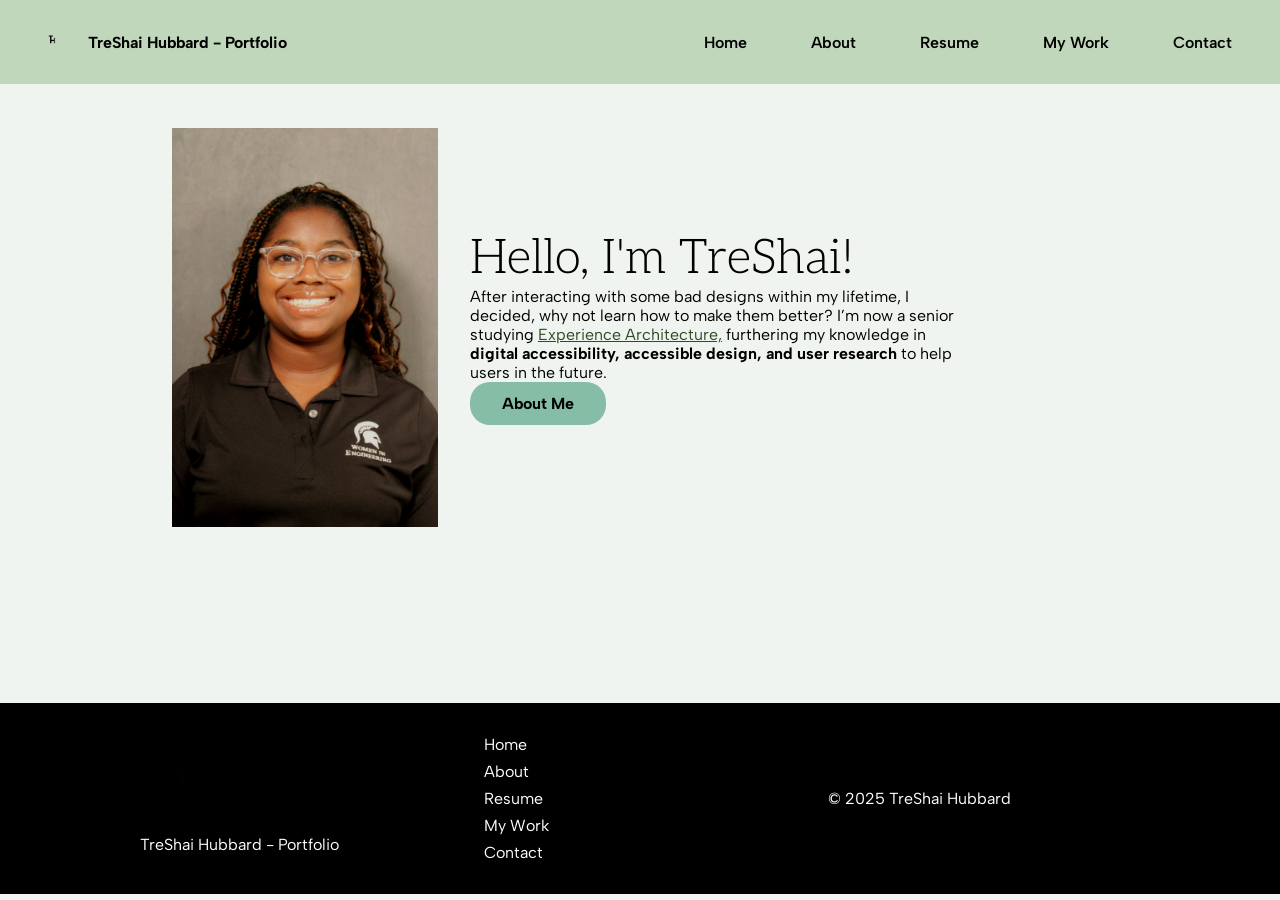
<file: index.html>
<!DOCTYPE html>

<html lang="en">

	<head>
		<title>TreShai Hubbard: UX Student</title>
		<meta charset="utf-8" />
		<meta name="viewport" content="width=device-width, initial-scale=1.0">
		<link rel="stylesheet" href="home.css">
        <link href="https://fonts.googleapis.com/css2?family=Albert+Sans:ital,wght@0,100..900;1,100..900&family=Aleo:ital,wght@0,100..900;1,100..900&display=swap" rel="stylesheet">
        <link rel="apple-touch-icon" sizes="180x180" href="/apple-touch-icon.png">
        <link rel="icon" type="image/png" sizes="32x32" href="/favicon-32x32.png">
        <link rel="icon" type="image/png" sizes="16x16" href="/favicon-16x16.png">
        <link rel="manifest" href="/site.webmanifest">
		</head>

<body class ="body">
    <header>
        <nav class ="nav">
            <div class="logo-section">
                <img src="TH logo.png" alt="TreShai Hubbard Logo" class="logo" />
                <span class="website-name">TreShai Hubbard - Portfolio</span>
            </div>
            <ul class = "nav-ul">
                <li class = "active"><a href="index.html">Home</a></li>
                <li><a href="about.html">About</a></li>
                <li><a href="resume-cv.html">Resume</a></li>
                <li><a href="my-work.html">My Work</a></li>
                <li><a href = contact.html>Contact</a></li>
            </ul>
        </nav>
    </header>
    <section  class = "headshot">
        <div class = "headshot-block">
            <img src = "Treshai.jpg" style="width: 266px; height: 399px; object-fit: cover;" alt="TreShai Headshot">
            <div class = short-info>
                <h2>Hello, I'm TreShai!</h2>
                <p>After interacting with some bad designs within my lifetime, I decided, why not learn how to make them better? I’m now a senior studying <a href="https://xa.cal.msu.edu/" style="color: #2f4b26ff;">Experience Architecture,</a> furthering my knowledge in <strong>digital accessibility, accessible design, and user research</strong> to help users in the future.</p>
                <a href="about.html" class="about-button">About Me</a>
            </div>
        </div>
    </section>
    <footer class="footer">
      <div class="footer-container">
          <div class="footer-left">
              <img src="TH logo.png" alt="TreShai Hubbard Logo" class="footer-logo">
              <p>TreShai Hubbard - Portfolio</p>
          </div>
          <div class="footer-center">
              <ul class="footer-links">
                  <li><a href="index.html">Home</a></li>
                  <li><a href="about.html">About</a></li>
                  <li><a href="resume-cv.html">Resume</a></li>
                  <li><a href="my-work.html">My Work</a></li>
                  <li><a href="contact.html">Contact</a></li>
              </ul>
          </div>
          <div class="footer-right">
              <div class="social-icons">
                  <a href="https://www.linkedin.com/in/treshai-hubbard/" target="_blank"><i class="fab fa-linkedin"></i></a>
              </div>
              <p>© 2025 TreShai Hubbard</p>
          </div>
      </div>
  </footer>
</body>
</file>
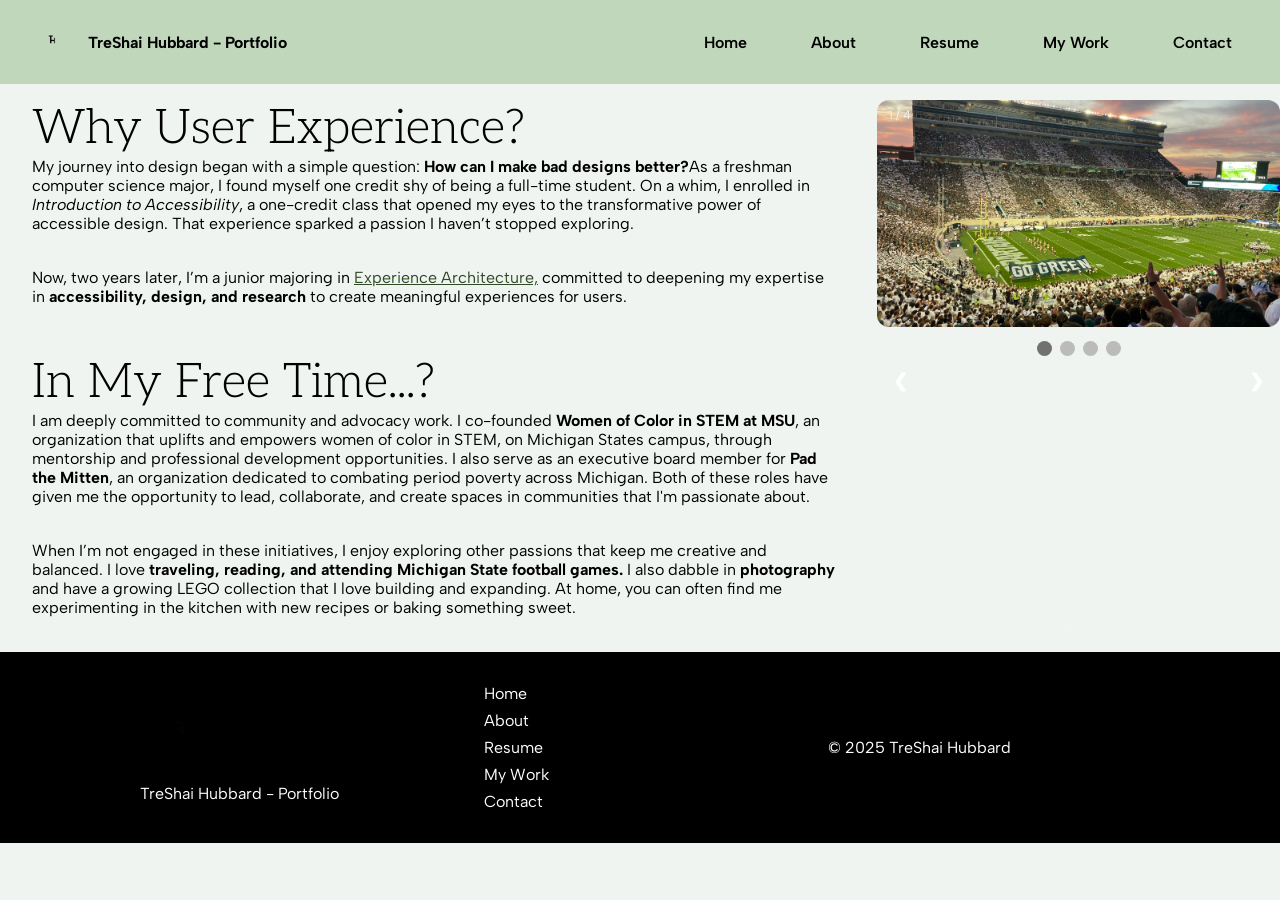
<file: about.html>
<!DOCTYPE html>
<html lang="en">
<head>
  <meta charset="utf-8" />
  <meta name="viewport" content="width=device-width, initial-scale=1.0">
  <title>TreShai Hubbard: UX Student</title>
  <link rel="stylesheet" href="about.css">
  <link href="https://fonts.googleapis.com/css2?family=Albert+Sans:ital,wght@0,100..900;1,100..900&family=Aleo:ital,wght@0,100..900;1,100..900&display=swap" rel="stylesheet">
  <link rel="apple-touch-icon" sizes="180x180" href="/apple-touch-icon.png">
  <link rel="icon" type="image/png" sizes="32x32" href="/favicon-32x32.png">
  <link rel="icon" type="image/png" sizes="16x16" href="/favicon-16x16.png">
  <link rel="manifest" href="/site.webmanifest">
</head>
<body class="body">

<header>
  <nav class="nav">
    <div class="logo-section">
      <img src="TH logo.png" alt="TreShai Hubbard Logo" class="logo" />
      <span class="website-name">TreShai Hubbard - Portfolio</span>
    </div>
    <ul class="nav-ul">
      <li class="activeNav"><a href="index.html">Home</a></li>
      <li><a href="about.html">About</a></li>
      <li><a href="resume-cv.html">Resume</a></li>
      <li><a href="my-work.html">My Work</a></li>
      <li><a href="contact.html">Contact</a></li>
    </ul>
  </nav>
</header>

<!-- MAIN FLEX LAYOUT -->
<div class="about-layout">

  <!-- LEFT COLUMN: Why UX + Free Time -->
  <div class="left-column">

    <section class="why-ux">
      <div class="ux-block">
        <div class="short-info">
          <h2>Why User Experience?</h2>
          <p>My journey into design began with a simple question: 
            <strong>How can I make bad designs better?</strong>As a freshman computer science major, I found myself one credit shy of being a full-time student. On a whim, I enrolled in 
            <em>Introduction to Accessibility</em>, a one-credit class that opened my eyes to the transformative power of accessible design. 
            That experience sparked a passion I haven’t stopped exploring.</p><br>

          <p>Now, two years later, I’m a junior majoring in 
            <a href="https://xa.cal.msu.edu/" style="color: #2f4b26ff;">Experience Architecture,</a> 
            committed to deepening my expertise in <strong>accessibility, design, and research</strong> 
            to create meaningful experiences for users.</p>
        </div>
      </div>
    </section>

    <section class="free-time">
      <div class="free-time-block">
        <div class="short-info">
          <h2>In My Free Time...?</h2>
          <p>I am deeply committed to community and advocacy work. I co-founded 
            <strong>Women of Color in STEM at MSU</strong>, an organization that uplifts and empowers
            women of color in STEM, on Michigan States campus, through mentorship and professional
            development opportunities. I also serve as an executive board member for 
            <strong>Pad the Mitten</strong>, an organization dedicated to combating period poverty 
            across Michigan. Both of these roles have given me the opportunity to lead, collaborate, 
            and create spaces in communities that I'm passionate about.</p><br>

          <p>When I’m not engaged in these initiatives, I enjoy exploring other passions that keep me
            creative and balanced. I love <strong>traveling, reading, and attending Michigan State 
            football games.</strong> I also dabble in <strong>photography</strong> and have a growing 
            LEGO collection that I love building and expanding. At home, you can often find me 
            experimenting in the kitchen with new recipes or baking something sweet.</p><br>
        </div>
      </div>
    </section>

  </div>

  <!-- RIGHT COLUMN: Slideshow -->
  <div class="right-column">

    <div class="slideshow-container">
      <div class="mySlides fade">
        <div class="numbertext">1 / 4</div>
        <img src="img_1.jpg" alt="Style Guide">
        <div class="text">Style Guide</div>
      </div>

      <div class="mySlides fade">
        <div class="numbertext">2 / 4</div>
        <img src="img_2.jpg" alt="Home Page Wireframe">
        <div class="text">Home Page Wireframe</div>
      </div>

      <div class="mySlides fade">
        <div class="numbertext">3 / 4</div>
        <img src="img_3.jpg" alt="Upcoming Trips Page">
        <div class="text">Upcoming Trips Page</div>
      </div>

      <div class="mySlides fade">
        <div class="numbertext">4 / 4</div>
        <img src="img_4.JPG" alt="Upcoming Trips Page cont.">
        <div class="text">Upcoming Trips Page cont.</div>
      </div>

      <a class="prev" onclick="plusSlides(-1)">&#10094;</a>
      <a class="next" onclick="plusSlides(1)">&#10095;</a>

      <div style="text-align:center; margin-top:10px;">
        <span class="dot" onclick="currentSlide(1)"></span>
        <span class="dot" onclick="currentSlide(2)"></span>
        <span class="dot" onclick="currentSlide(3)"></span>
        <span class="dot" onclick="currentSlide(4)"></span>
      </div>
    </div>

    

  </div>

</div>

<script>
let slideIndex = 1;
showSlides(slideIndex);

function plusSlides(n) {
  showSlides(slideIndex += n);
}

function currentSlide(n) {
  showSlides(slideIndex = n);
}

function showSlides(n) {
  let i;
  let slides = document.getElementsByClassName("mySlides");
  let dots = document.getElementsByClassName("dot");
  if (n > slides.length) {slideIndex = 1}
  if (n < 1) {slideIndex = slides.length}
  for (i = 0; i < slides.length; i++) {
    slides[i].style.display = "none";
  }
  for (i = 0; i < dots.length; i++) {
    dots[i].className = dots[i].className.replace(" active", "");
  }
  slides[slideIndex-1].style.display = "block";
  dots[slideIndex-1].className += " active";
}
</script>

<footer class="footer">
  <div class="footer-container">
    <div class="footer-left">
      <img src="TH logo.png" alt="TreShai Hubbard Logo" class="footer-logo">
      <p>TreShai Hubbard - Portfolio</p>
    </div>
    <div class="footer-center">
      <ul class="footer-links">
        <li><a href="index.html">Home</a></li>
        <li><a href="about.html">About</a></li>
        <li><a href="resume-cv.html">Resume</a></li>
        <li><a href="my-work.html">My Work</a></li>
        <li><a href="contact.html">Contact</a></li>
      </ul>
    </div>
    <div class="footer-right">
      <div class="social-icons">
        <a href="https://www.linkedin.com/in/treshai-hubbard/" target="_blank"><i class="fab fa-linkedin"></i></a>
      </div>
      <p>© 2025 TreShai Hubbard</p>
    </div>
  </div>
</footer>

</body>
</html>
</file>
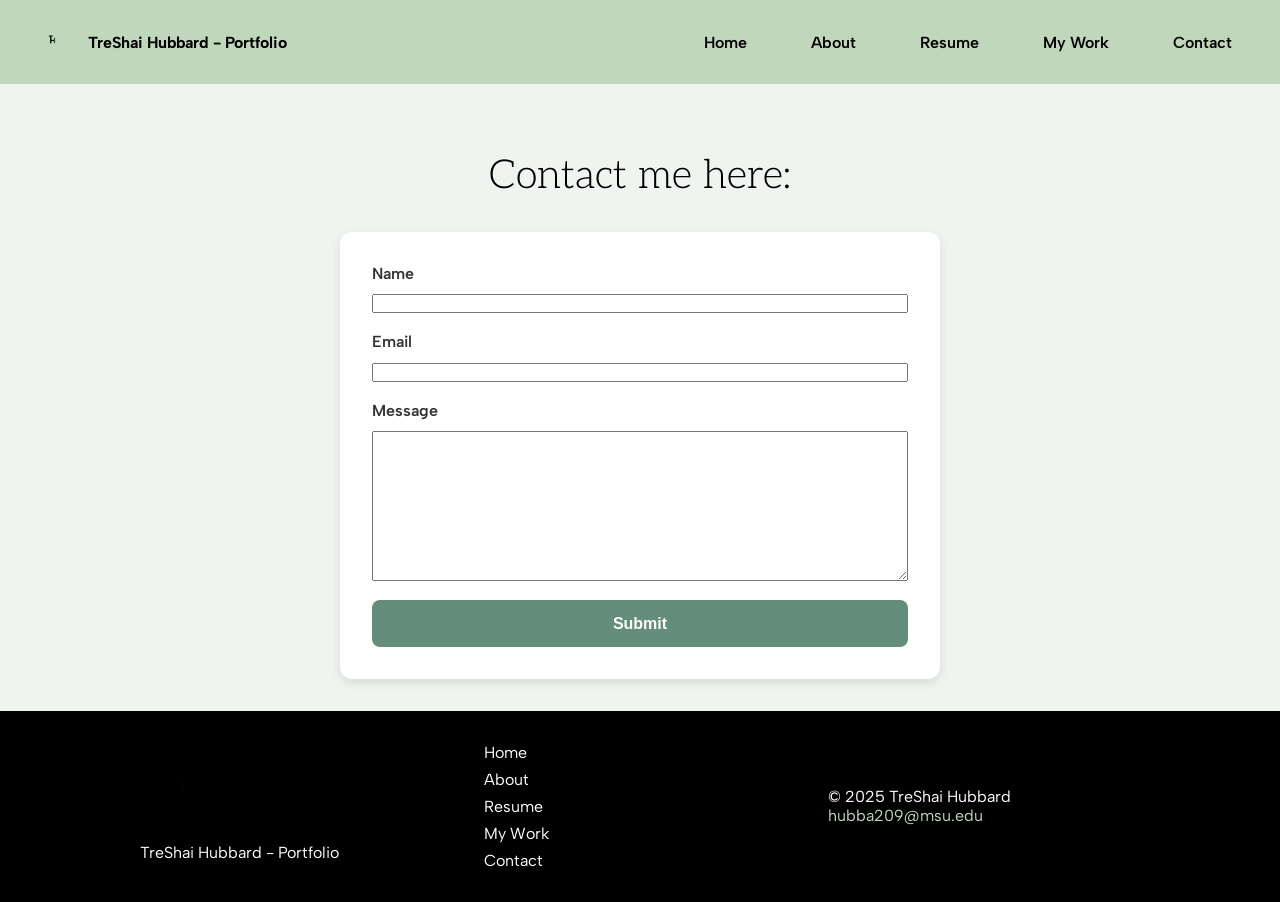
<file: contact.html>
<!DOCTYPE html>
<html>
    <head>
		<title>TreShai Hubbard: UX Student</title>
		<meta charset="utf-8" />
		<meta name="viewport" content="width=device-width, initial-scale=1.0">
		<link rel="stylesheet" href="contact.css">
        <link href="https://fonts.googleapis.com/css2?family=Albert+Sans:ital,wght@0,100..900;1,100..900&family=Aleo:ital,wght@0,100..900;1,100..900&display=swap" rel="stylesheet">
        <link rel="apple-touch-icon" sizes="180x180" href="/apple-touch-icon.png">
        <link rel="icon" type="image/png" sizes="32x32" href="/favicon-32x32.png">
        <link rel="icon" type="image/png" sizes="16x16" href="/favicon-16x16.png">
        <link rel="manifest" href="/site.webmanifest">
		</head>

<body class ="body">
    <header>
        <nav class ="nav">
            <div class="logo-section">
                <img src="TH logo.png" alt="TreShai Hubbard Logo" class="logo" />
                <span class="website-name">TreShai Hubbard - Portfolio</span>
            </div>
            <ul class = "nav-ul">
                <li class = "active"><a href="index.html">Home</a></li>
                <li><a href="about.html">About</a></li>
                <li><a href="resume-cv.html">Resume</a></li>
                <li><a href="my-work.html">My Work</a></li>
                <li><a href = "contact.html">Contact</a></li>
            </ul>
        </nav>
    </header>


<h2 class = "contact">Contact me here:</h2>

<form action="https://api.web3forms.com/submit" method="POST">
    <input type="hidden" name="access_key" value="4472e655-b9b0-4e93-be8d-fa81a7f928e5">
    <label for="name">Name</label>
    <input type="text" name="name" required>
    <label for="email">Email</label>
    <input type="email" name="email" required>
    <label for="message">Message</label>
    <textarea name="message" required></textarea>
    <button type="submit">Submit</button>
  </form>
  <footer class="footer">
    <div class="footer-container">
        <div class="footer-left">
            <img src="TH logo.png" alt="TreShai Hubbard Logo" class="footer-logo">
            <p>TreShai Hubbard - Portfolio</p>
        </div>
        <div class="footer-center">
            <ul class="footer-links">
                <li><a href="index.html">Home</a></li>
                <li><a href="about.html">About</a></li>
                <li><a href="resume-cv.html">Resume</a></li>
                <li><a href="my-work.html">My Work</a></li>
                <li><a href="contact.html">Contact</a></li>
            </ul>
        </div>
        <div class="footer-right">
            <div class="social-icons">
                <a href="https://www.linkedin.com/in/treshai-hubbard/" target="_blank"><i class="fab fa-linkedin"></i></a>
                <a href="mailto:hubba209@msu.edu"><i class="fas fa-envelope"></i></a>
            </div>
            <p>© 2025 TreShai Hubbard</p>
            <p><a href="mailto:hubba209@msu.edu">hubba209@msu.edu</a></p>
        </div>
    </div>
</footer>
</body>
</html>
</file>
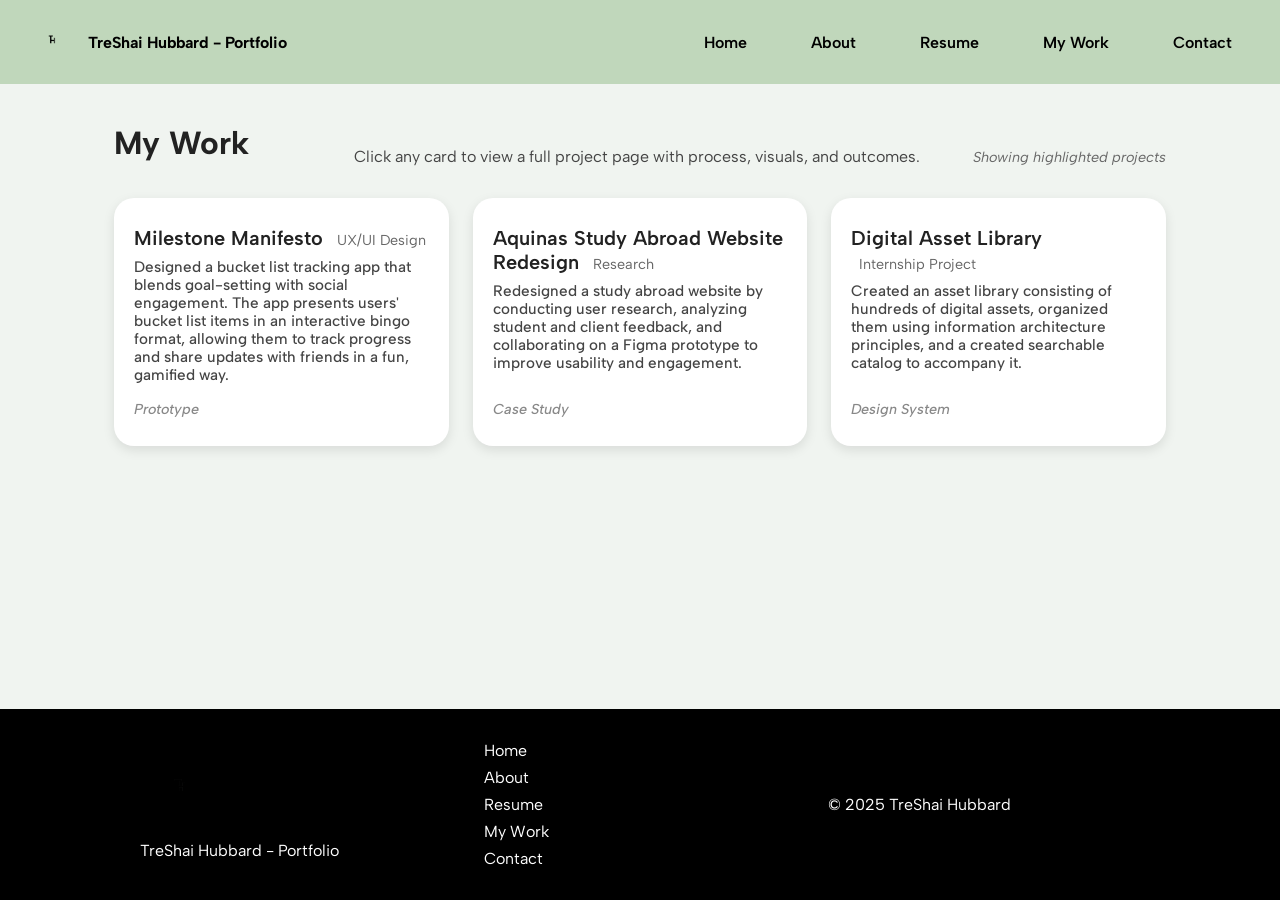
<file: my-work.html>
<!DOCTYPE html>
<html lang="en">

<head>
  <title>TreShai Hubbard: UX Student</title>
  <meta charset="utf-8" />
  <meta name="viewport" content="width=device-width, initial-scale=1.0">
  <link rel="stylesheet" href="work.css"> <!-- fixing this -->
  <link href="https://fonts.googleapis.com/css2?family=Albert+Sans:ital,wght@0,100..900;1,100..900&family=Aleo:ital,wght@0,100..900;1,100..900&display=swap" rel="stylesheet">
  <link rel="apple-touch-icon" sizes="180x180" href="/apple-touch-icon.png">
  <link rel="icon" type="image/png" sizes="32x32" href="/favicon-32x32.png">
  <link rel="icon" type="image/png" sizes="16x16" href="/favicon-16x16.png">
  <link rel="manifest" href="/site.webmanifest">
</head>

<body class="work-page">
  <!-- NAV -->
  <header>
    <nav class ="nav">
      <div class="logo-section">
          <img src="TH logo.png" alt="TreShai Hubbard Logo" class="logo" />
          <span class="website-name">TreShai Hubbard - Portfolio</span>
      </div>
      <ul class = "nav-ul">
          <li class = "active"><a href="index.html">Home</a></li>
          <li><a href="about.html">About</a></li>
          <li><a href="resume-cv.html">Resume</a></li>
          <li><a href="my-work.html">My Work</a></li>
          <li><a href = "contact.html">Contact</a></li>
      </ul>
  </nav>
  </header>

  <!-- MAIN CONTENT -->
  <div class="projects-container">
    <div class="projects-header">
      <h1>My Work</h1><br>
      <br><p>Click any card to view a full project page with process, visuals, and outcomes.</p>
      <p class="small-muted" style="text-align:right">Showing highlighted projects</p>
    </div>

    <main>
      <section class="projects-grid" aria-label="Portfolio projects">
        <!-- Card 1 -->
        <a href="project-1.html" class="project-card" aria-describedby="p1-desc">
          <div>
            <h2 class="project-title">
              Milestone Manifesto
              <span class="project-tag" aria-hidden="true">UX/UI Design</span>
            </h2>
            <p id="p1-desc" class="project-desc">
              Designed a bucket list tracking app that blends goal-setting with social engagement. The app presents users' bucket list items in an interactive bingo format, allowing them to track progress and share updates with friends in a fun, gamified way.
            </p>
          </div>
          <div class="card-thumb" aria-hidden="true">Prototype</div>
        </a>

        <!-- Card 2 -->
        <a href="project-2.html" class="project-card" aria-describedby="p2-desc">
          <div>
            <h2 class="project-title">
              Aquinas Study Abroad Website Redesign
              <span class="project-tag">Research</span>
            </h2>
            <p id="p2-desc" class="project-desc">
              Redesigned a study abroad website by conducting user research, analyzing student and client feedback, and collaborating on a Figma prototype to improve usability and engagement.
            </p>
          </div>
          <div class="card-thumb" aria-hidden="true">Case Study</div>
        </a>
<!-- <a href="projects/project-3.html" class="project-card" aria-describedby="p3-desc">
  <div>
    <h2 class="project-title">
      WOCSTEM Website Design
      <span class="project-tag">UX/UI Design</span>
    </h2>
    <p id="p3-desc" class="project-desc">
      Designed and developed the Women of Color in STEM MSU website, prioritizing user-friendly navigation and a modern visual identity that reflects the organization's mission.
    </p>
  </div>
  <div class="card-thumb" aria-hidden="true">Branding</div>
</a>
      
        <a href="projects/project-4.html" class="project-card" aria-describedby="p4-desc">
          <div>
            <h2 class="project-title">
              Matter Mixer
              <span class="project-tag">UX/UI Design</span>
            </h2>
            <p id="p4-desc" class="project-desc">
              Conducted user research with 4th and 5th grade students to design a states-of-matter science interactive, using student insights to guide content, engagement features, and overall learning effectiveness.
            </p>
          </div>
          <div class="card-thumb" aria-hidden="true">Prototype</div>
        </a>
        
        <a href="projects/project-5.html" class="project-card" aria-describedby="p5-desc">
          <div>
            <h2 class="project-title">
              Digital Accessibility Guidelines
              <span class="project-tag" aria-hidden="true">Internship Project</span>
            </h2>
            <p id="p5-desc" class="project-desc">
                Designed an accessibility guidelines document utilizing existing web content guidelines and best practices.
            </p>
          </div>
          <div class="card-thumb" aria-hidden="true">Report</div>
        </a> -->
        
<!-- <a href="projects/project-6.html" class="project-card" aria-describedby="p6-desc">
          <div>
            <h2 class="project-title">
              Class List App 
              <span class="project-tag">UX/UI Design</span>
            </h2>
            <p id="p6-desc" class="project-desc">
              Designed a student-centered tool that enhances class visibility, streamlines peer communication, and supports academic organization, creating a more connected and efficient learning experience.
            </p>
          </div>
          <div class="card-thumb" aria-hidden="true">Prototype</div>
</a>
        
        <a href="projects/project-7.html" class="project-card" aria-describedby="p7-desc">
          <div>
            <h2 class="project-title">
              Arts MSU Client Project 
              <span class="project-tag">UX/UI Design</span>
            </h2>
            <p id="p7-desc" class="project-desc">
              Conducted user research for Arts MSU to improve the website's usability and ensure it meets the needs of all target audiences, with a focus on enhancing discoverability through clear navigation and intuitive design.
            </p>
          </div>
          <div class="card-thumb" aria-hidden="true">Case Study</div>
</a> -->
      <!-- Card 8 -->
      <a href="project-8.html" class="project-card" aria-describedby="p8-desc">
        <div>
          <h2 class="project-title">
            Digital Asset Library
            <span class="project-tag">Internship Project</span>
          </h2>
          <p id="p8-desc" class="project-desc">
            Created an asset library consisting of hundreds of digital assets, organized them using information architecture principles, and a created searchable catalog to accompany it.
          </p>
        </div>
        <div class="card-thumb" aria-hidden="true">Design System</div>
      </a>
      </section>
    </main>
  </div>

  <!-- FOOTER -->
  <footer class="footer">
    <div class="footer-container">
        <div class="footer-left">
            <img src="TH logo.png" alt="TreShai Hubbard Logo" class="footer-logo">
            <p>TreShai Hubbard - Portfolio</p>
        </div>
        <div class="footer-center">
            <ul class="footer-links">
                <li><a href="index.html">Home</a></li>
                <li><a href="about.html">About</a></li>
                <li><a href="resume-cv.html">Resume</a></li>
                <li><a href="my-work.html">My Work</a></li>
                <li><a href="contact.html">Contact</a></li>
            </ul>
        </div>
        <div class="footer-right">
            <div class="social-icons">
                <a href="https://www.linkedin.com/in/treshai-hubbard/" target="_blank"><i class="fab fa-linkedin"></i></a>
            </div>
            <p>© 2025 TreShai Hubbard</p>

        </div>
    </div>
</footer>
</body>
</html>
</file>
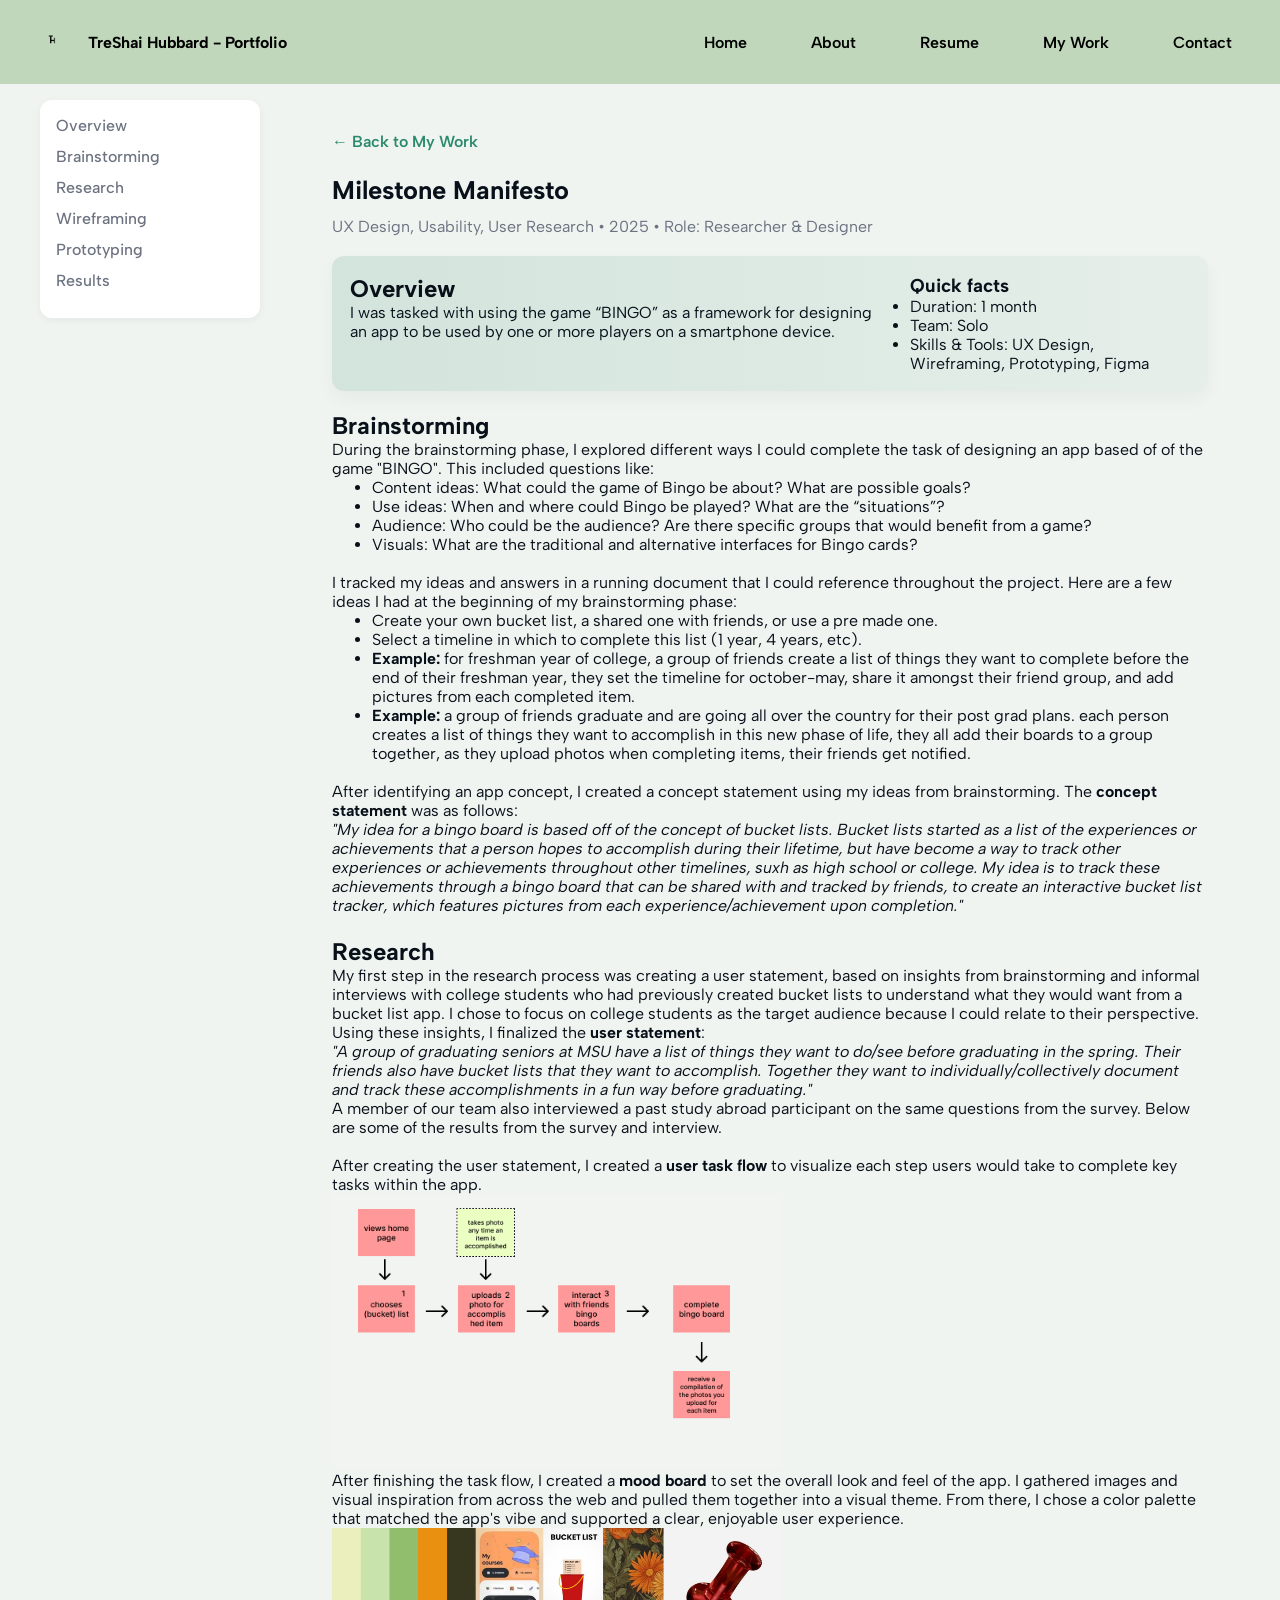
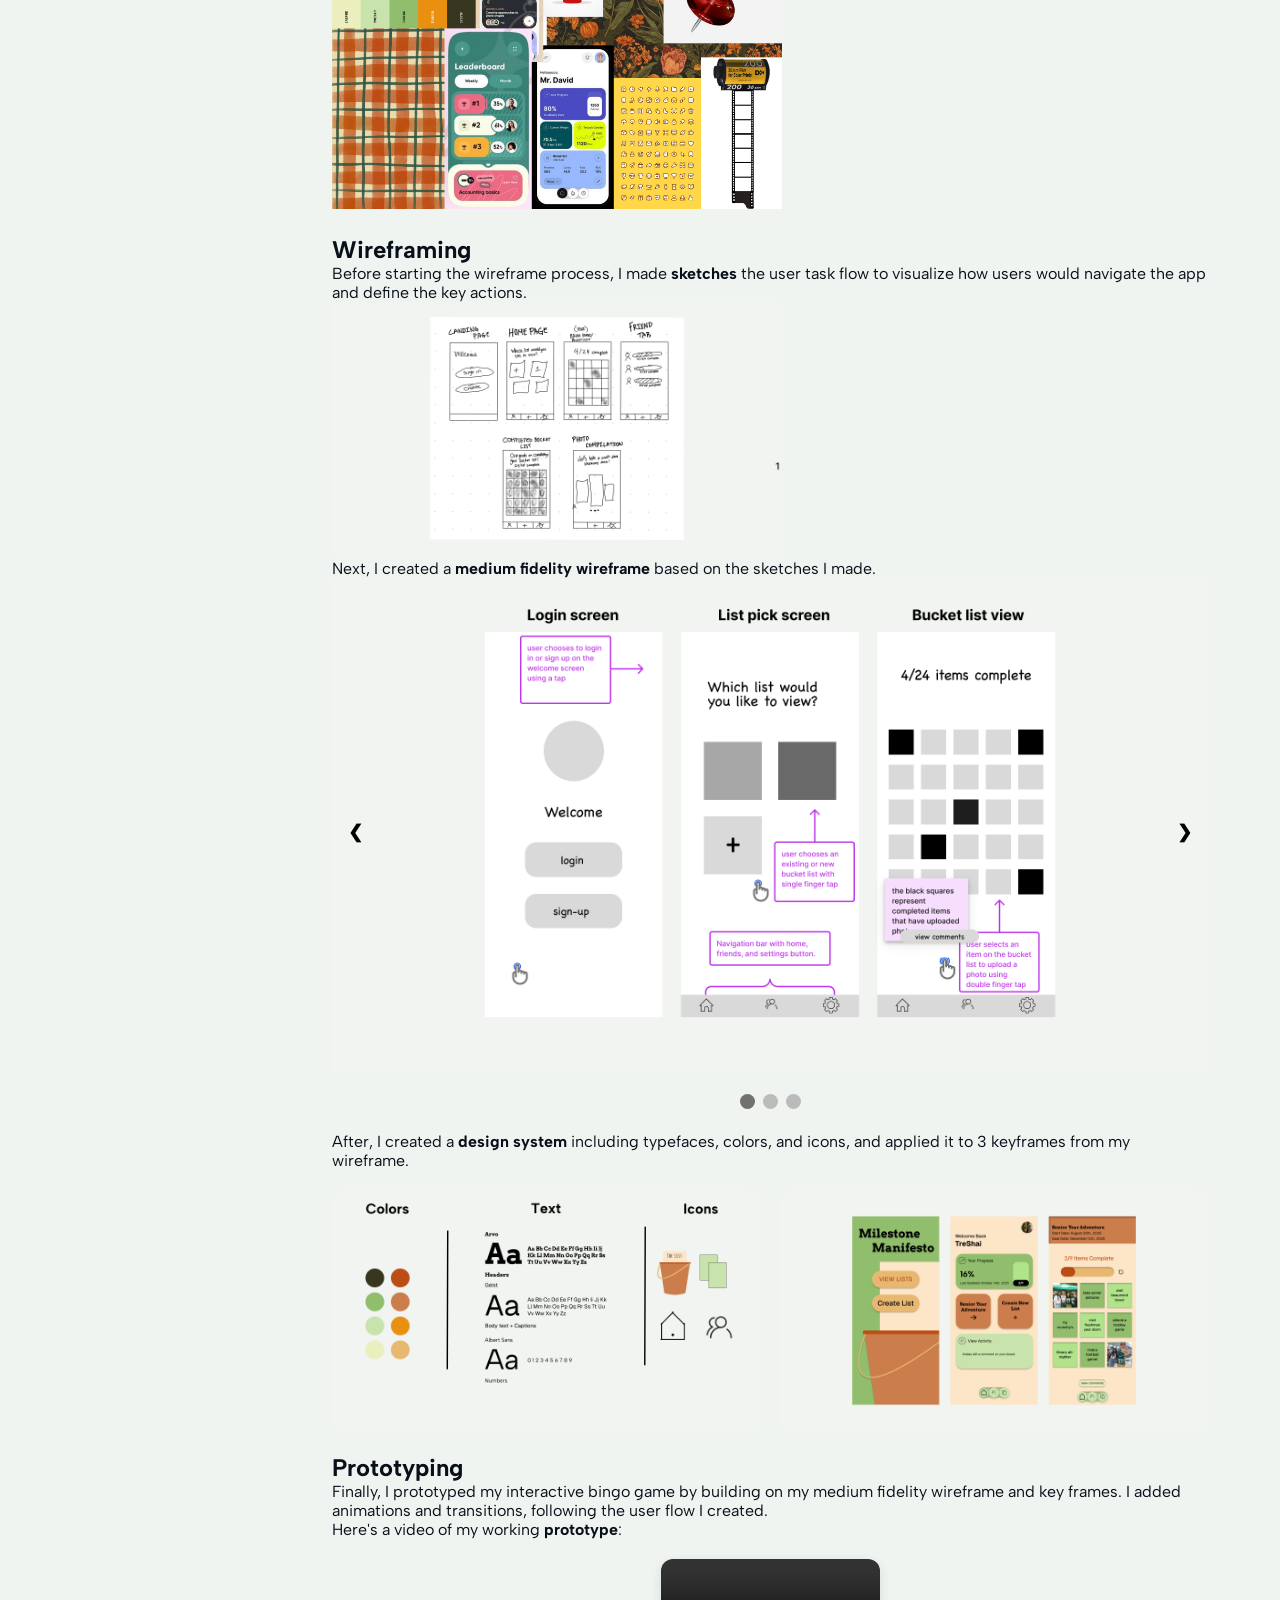
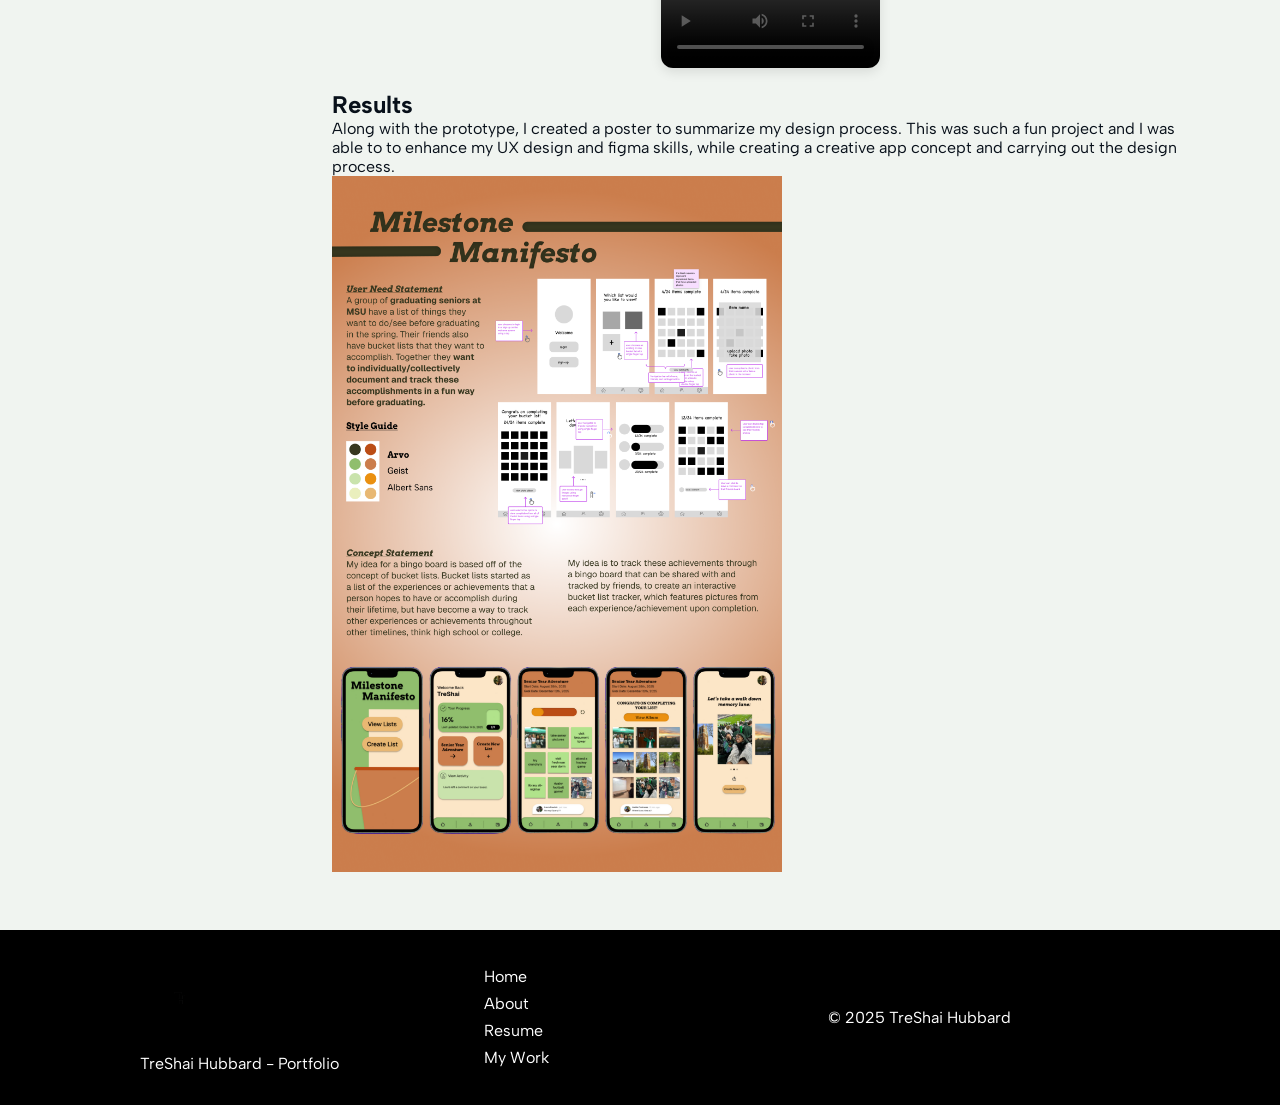
<file: project-1.html>
<!DOCTYPE html>
<html lang="en">

<head>
  <title>TreShai Hubbard: UX Student</title>
  <meta charset="utf-8" />
  <meta name="viewport" content="width=device-width, initial-scale=1.0">
  <link rel="stylesheet" href="work.css">
  <link href="https://fonts.googleapis.com/css2?family=Albert+Sans:ital,wght@0,100..900;1,100..900&family=Aleo:ital,wght@0,100..900;1,100..900&display=swap" rel="stylesheet">
  <link rel="apple-touch-icon" sizes="180x180" href="/apple-touch-icon.png">
  <link rel="icon" type="image/png" sizes="32x32" href="/favicon-32x32.png">
  <link rel="icon" type="image/png" sizes="16x16" href="/favicon-16x16.png">
  <link rel="manifest" href="/site.webmanifest">
</head>

<body class="work-page">
  <!-- NAV -->
  <header>
    <nav class ="nav">
      <div class="logo-section">
          <img src="TH logo.png" alt="TreShai Hubbard Logo" class="logo" />
          <span class="website-name">TreShai Hubbard - Portfolio</span>
      </div>
      <ul class = "nav-ul">
          <li><a href="index.html">Home</a></li>
          <li><a href="about.html">About</a></li>
          <li><a href="resume-cv.html">Resume</a></li>
          <li><a href="my-work.html">My Work</a></li>
          <li><a href = contact.html>Contact</a></li>
      </ul>
  </nav>
  </header>
  <style>
    :root{
      --accent: #2b8a6e;
      --muted:#6b7280;
      --radius:12px;
      font-family: Inter, system-ui, -apple-system, "Segoe UI", Roboto, "Helvetica Neue", Arial;
    }
    body{ margin:0;  background:#fffaf7; color:#08101a; }
    .wrap{ max-width:900px; margin:0 auto; }
    a.back{ display:inline-block; margin-bottom:18px; color:var(--accent); text-decoration:none; font-weight:600; }
    h1{ margin:6px 0 12px 0; font-size:1.6rem; }
    .meta{ color:var(--muted); margin-bottom:20px; }
    .hero{
      background:linear-gradient(90deg, rgba(43,138,110,0.15), rgba(43,138,110,0.05));
      padding:18px;
      border-radius:var(--radius);
      box-shadow: 0 8px 18px rgba(2,6,23,0.04);
      margin-bottom:20px;
    }
    section{ margin-bottom:22px; }
    .grid{
      display:grid;
      grid-template-columns: 1fr 280px;
      gap:18px;
    }
/* === SIDEBAR LAYOUT === */
[id] {
  scroll-margin-top: 120px;
}
.case-study-layout {
  display: flex;
  align-items: flex-start;
  max-width: 1200px;
  margin-left: 40px;
  gap: 40px;
}

/* Sidebar */
.sidebar {
  position: sticky;
  top: 100px;
  flex: 0 0 220px;
  background: #fff;
  padding: 16px;
  border-radius: var(--radius);
  box-shadow: 0 2px 8px rgba(0,0,0,0.05);
  height: max-content;
}

/* Sidebar nav links */
.proj-nav-ul {
  list-style: none;
  margin: 0;
  padding: 0;
}

.proj-nav-ul li {
  margin-bottom: 12px;
}

.proj-nav-ul a {
  color: var(--muted);
  text-decoration: none;
  font-weight: 500;
  transition: color 0.2s ease;
}

.proj-nav-ul a:hover {
  color: var(--accent);
}

ol li{
  margin-left: 40px;
}
.indent{
  margin-left: 40px;
}
/* Main content */
.case-study-content {
  flex: 1;
  max-width: 1000px;
  padding:32px;
}
/* Zoomable image cursor */
.zoomable {
  cursor: pointer;
  transition: transform 0.2s;
  max-width: 450px;
  height: auto;
}
.zoomable:hover {
  transform: scale(1.05);
}

/* Modal styling */
.modal {
  display: none;
  position: fixed;
  z-index: 100;
  padding-top: 60px;
  left: 0;
  top: 0;
  width: 100%;
  height: 100%;
  overflow: auto;
  background-color: rgba(0,0,0,0.9);
  justify-content: center;
  align-items: center;
  z-index: 1000;
  flex-direction: column; /* stack image and caption vertically */
}

.modal-content {
  margin: auto;
  display: block;
  max-width:90%;
  max-height: 90%;
}

#caption {
  text-align: center;
  color: #fff;
  margin-top: 10px;
}

.close {
  position: absolute;
  top: 20px;
  right: 35px;
  color: #fff;
  font-size: 40px;
  font-weight: bold;
  cursor: pointer;
}

.prototype-video {
  width: 25%;       /* makes the video smaller than full screen */
  max-width: 600px; /* prevents it from getting too wide on large screens */
  height: auto;     /* maintains aspect ratio */
  display: block;
  margin: 20px auto; /* centers the video */
  border-radius: 12px; /* optional rounded corners to match your style */
  box-shadow: 0 4px 12px rgba(0,0,0,0.1); /* optional subtle shadow */
}


/* Slideshow container */
.slideshow-container {
  max-width: 1000px;
  position: relative;
  margin: auto;
}
.mySlides {
  display: none;
}

/* Next & previous buttons */
.prev, .next {
  cursor: pointer;
  position: absolute;
  top: 50%;
  width: auto;
  margin-top: -22px;
  padding: 16px;
  color: black;
  font-weight: bold;
  font-size: 18px;
  transition: 0.6s ease;
  border-radius: 0 3px 3px 0;
  user-select: none;
}
/* Position the "next button" to the right */
.next {
  right: 0;
  border-radius: 3px 0 0 3px;
}

/* On hover, add a black background color with a little bit see-through */
.prev:hover, .next:hover {
  background-color: rgba(0,0,0,0.8);
}

/* Caption text */
.text {
  color: #000000;
  font-size: 15px;
  padding: 8px 12px;
  position: absolute;
  bottom: 8px;
  width: 100%;
  text-align: center;
}

/* Number text (1/3 etc) */
.numbertext {
  color: #f2f2f2;
  font-size: 12px;
  padding: 8px 12px;
  position: absolute;
  top: 0;
}
.slideshow-container {
  position: relative;
  z-index: 10;
}

.prev, .next {
  z-index: 20;
}
/* The dots/bullets/indicators */
.dot {
  cursor: pointer;
  height: 15px;
  width: 15px;
  margin: 0 2px;
  background-color: #bbb;
  border-radius: 50%;
  display: inline-block;
  transition: background-color 0.6s ease;
}

.active, .dot:hover {
  background-color: #717171;
}

/* Fading animation */
.fade {
  animation-name: fade;
  animation-duration: 1.0s;
}

.image-grid {
  display: grid;
  grid-template-columns: repeat(auto-fit, minmax(250px, 1fr));
  gap: 20px; /* space between images */
  margin: 20px 0;
}

.image-grid img {
  width: 100%;
  height: auto;
  cursor: pointer; /* indicates zoomable */
  border-radius: 12px; /* optional rounded corners */
  transition: transform 0.2s;
}

.image-grid img:hover {
  transform: scale(1.05); /* subtle zoom on hover */
}


@keyframes fade {
  from {opacity: .4}
  to {opacity: 1}
}
/* Mobile layout */
@media (max-width: 900px) {
  .case-study-layout {
    flex-direction: column;
  }

  .sidebar {
    position: static;
    width: 100%;
    box-shadow: none;
    border: 1px solid #eee;
  }
}

@media (max-width:800px){
      .grid{ grid-template-columns: 1fr; }
    }
  </style>

<div class="case-study-layout">
  <!-- SIDEBAR -->
  <aside class="sidebar">
    <nav class="proj-nav">
      <ul class="proj-nav-ul">
        <li><a href="#overview">Overview</a></li>
        <li><a href="#brainstorming">Brainstorming</a></li>
        <li><a href="#research">Research</a></li>
        <li><a href="#wireframing">Wireframing</a></li>
        <li><a href="#prototyping">Prototyping</a></li>
        <li><a href="#results">Results</a></li>
      </ul>
    </nav>
  </aside>

  <!-- MAIN CONTENT -->
  <main class="case-study-content">
    <a class="back" href="my-work.html" aria-label="Back to my work">← Back to My Work</a>
    <h1>Milestone Manifesto</h1>
    <p class="meta">UX Design, Usability, User Research • 2025 • Role: Researcher &  Designer</p>

    <div class="hero grid" id="overview">
      <div>
        <h2>Overview</h2>
        <p>I was tasked with using the game “BINGO” as a framework for designing an app to be used by one or more players on a smartphone device.</p>
      </div>
      <aside>
        <h3>Quick facts</h3>
        <ul>
          <li>Duration: 1 month</li>
          <li>Team: Solo</li>
          <li>Skills & Tools: UX Design, Wireframing, Prototyping,  
            Figma</li>
        </ul>
      </aside>
    </div>

   
    <section id="brainstorming">
      <h2>Brainstorming</h2>
      <p>During the brainstorming phase, I explored different ways I could complete the task of designing an app based of of the game "BINGO". This included questions like: <ul class="indent">
        <li>Content ideas: What could the game of Bingo be about? What are possible goals?</li>
        <li>Use ideas: When and where could Bingo be played? What are the “situations”? </li>
        <li>Audience: Who could be the audience? Are there specific groups that would benefit from a game?</li>
        <li>Visuals: What are the traditional and alternative interfaces for Bingo cards?</li>
      </ul> </p><br>
    <p>I tracked my ideas and answers in a running document that I could reference throughout the project. Here are a few ideas I had at the beginning of my brainstorming phase: <ul class="indent">
      <li>Create your own bucket list, a shared one with friends, or use a pre made one.</li>
      <li>Select a timeline in which to complete this list (1 year, 4 years, etc).</li>
      <li><strong>Example:</strong> for freshman year of college, a group of friends create a list of things they want
        to complete before the end of their freshman year, they set the timeline for october-may,
        share it amongst their friend group, and add pictures from each completed item. </li>
        <li><strong>Example:</strong> a group of friends graduate and are going all over the country for their post grad plans.
          each person creates a list of things they want to accomplish in this new phase of life, they all add
          their boards to a group together, as they upload photos when completing items, their friends get notified. </li>
    </ul></p><br>
      <p>After identifying an app concept, I created a concept statement using my ideas from brainstorming. The <strong>concept statement</strong>  was as follows: </p><blockquote><em>"My idea for a bingo board is based off of the concept of bucket lists. Bucket lists started as a list of the experiences or achievements that a person hopes to accomplish during their lifetime, but have become a way to track other experiences or achievements throughout other timelines, suxh as high school or college. My idea is to track these achievements through a bingo board that can be shared with and tracked by friends, to create an interactive bucket list tracker, which features pictures from each experience/achievement upon completion."</em></blockquote>
    
    </section>
    <section id="research">
      <h2>Research</h2>
      <p>My first step in the research process was creating a user statement, based on insights from brainstorming and informal interviews with college students who had previously created bucket lists to understand what they would want from a bucket list app. I chose to focus on college students as the target audience because I could relate to their perspective. Using these insights, I finalized the <strong>user statement</strong>:</p><blockquote><em>"A group of graduating seniors at MSU have a list of things they want to do/see before graduating in the spring. Their friends also have bucket lists that they want to accomplish. Together they want to individually/collectively document and track these accomplishments in a fun way before graduating."</em></blockquote>
      <p>A member of our team also interviewed a past study abroad participant on the same questions from the survey. Below are some of the results from the survey and interview.
      </p>
      <br><p>After creating the user statement, I created a <strong>user task flow</strong> to visualize each step users would take to complete key tasks within the app.</p>
      <img src = "MM task flow.png"  alt="User task flow" class="zoomable" onclick="openModal(this.src, this.alt)"><br>
      <p>After finishing the task flow, I created a <strong>mood board</strong> to set the overall look and feel of the app. I gathered images and visual inspiration from across the web and pulled them together into a visual theme. From there, I chose a color palette that matched the app's vibe and supported a clear, enjoyable user experience.</p>
      <img src = "MM Mood Board.png"  alt="Mood board" class="zoomable" onclick="openModal(this.src, this.alt)"><br>

      <!-- Modal -->
<div id="modal" class="modal" onclick="closeModal()">
  <span class="close">&times;</span>
  <img class="modal-content" id="modal-img">
  <div id="caption"></div>
</div>
    </section>
    <section id="wireframing">
      <h2>Wireframing</h2>
      <p>Before starting the wireframe process, I made <strong>sketches</strong> the user task flow to visualize how users would navigate the app and define the key actions.</p>
      <img src = "MM sketches.png"  alt="Sketches" class="zoomable" onclick="openModal(this.src, this.alt)"><br>
      <p>Next, I created a <strong>medium fidelity wireframe</strong> based on the sketches I made.</p>
      
      <div class="slideshow-container">
 
        <!-- Full-width images with number and caption text -->
        <div class="mySlides fade">
          <div class="numbertext">1 / 3</div>
          <img src="Wireframe 1.png" style="width:100%">
        </div>
        <div class="mySlides fade">
          <div class="numbertext">2 / 3</div>
          <img src="Wireframe 2.png" style="width:100%">
        </div>
      
        <div class="mySlides fade">
          <div class="numbertext">3 / 3</div>
          <img src="Wireframe 3.png" style="width:100%">
        </div>
      
        <!-- Next and previous buttons -->
        <a class="prev" onclick="plusSlides(-1)">&#10094;</a>
        <a class="next" onclick="plusSlides(1)">&#10095;</a>
      </div>
      <br>
      
      <!-- The dots/circles -->
      <div style="text-align:center">
        <span class="dot" onclick="currentSlide(1)"></span>
        <span class="dot" onclick="currentSlide(2)"></span>
        <span class="dot" onclick="currentSlide(3)"></span>

      </div><br>
      <script>let slideIndex = 1;
        showSlides(slideIndex);
        
        // Next/previous controls
        function plusSlides(n) {
          showSlides(slideIndex += n);
        }
        
        // Thumbnail image controls
        function currentSlide(n) {
          showSlides(slideIndex = n);
        }
        
        function showSlides(n) {
          let i;
          let slides = document.getElementsByClassName("mySlides");
          let dots = document.getElementsByClassName("dot");
          if (n > slides.length) {slideIndex = 1}
          if (n < 1) {slideIndex = slides.length}
          for (i = 0; i < slides.length; i++) {
            slides[i].style.display = "none";
          }
          for (i = 0; i < dots.length; i++) {
            dots[i].className = dots[i].className.replace(" active", "");
          }
          slides[slideIndex-1].style.display = "block";
          dots[slideIndex-1].className += " active";
        }
        function openModal(src, alt) {
  document.getElementById('modal').style.display = "flex";
  document.getElementById('modal-img').src = src;
  document.getElementById('caption').innerText = alt;
}

function closeModal() {
  document.getElementById('modal').style.display = "none";
}

        </script>
      <p>After, I created a <strong>design system</strong> including typefaces, colors, and icons, and applied it to 3 keyframes from my wireframe.</p>
      <div class="image-grid">
        <img src="Design System.png" alt="Design System" class="zoomable" onclick="openModal(this.src, this.alt)">
        <img src="Key Frames.png" alt="Key Frames" class="zoomable" onclick="openModal(this.src, this.alt)">
      </div>
       <!-- Modal -->

    </section>
    <section id="prototyping">
      <h2>Prototyping</h2>
      <p>Finally, I prototyped my interactive bingo game by building on my medium fidelity wireframe and key frames. I added animations and transitions, following the user flow I created.</p>
      <p>Here's a video of my working <strong>prototype</strong>:</p>
  <video class="prototype-video" controls>
    <source src="MM Prototype video.mp4" type="video/mp4">
    Your browser does not support the video tag.
  </video>
    </section>
    <section id="results">
      <h2>Results</h2>
      <p>Along with the prototype, I created a poster to summarize my design process. This was such a fun project and I was able to to enhance my UX design and figma skills, while creating a creative app concept and carrying out the design process.</p>
      <img src = "Case Study Poster.png"  alt="Milestone Manifesto Poster" class="zoomable" onclick="openModal(this.src, this.alt)"><br>
    </section>
  </main>
</div>

<!-- FOOTER -->
<footer class="footer">
    <div class="footer-container">
      <div class="footer-left">
        <img src="TH logo.png" alt="TreShai Hubbard Logo" class="footer-logo">
        <p>TreShai Hubbard - Portfolio</p>
      </div>

      <div class="footer-center">
        <ul class="footer-links">
          <li><a href="index.html">Home</a></li>
          <li><a href="about.html">About</a></li>
          <li><a href="resume-cv.html">Resume</a></li>
          <li><a href="my-work.html">My Work</a></li>
        </ul>
      </div>

      <div class="footer-right">
        <div class="social-icons">
          <a href="https://www.linkedin.com/in/treshai-hubbard/" target="_blank"><i class="fab fa-linkedin"></i></a>
          <a href="mailto:hubba209@msu.edu"><i class="fas fa-envelope"></i></a>
        </div>
        <p>© 2025 TreShai Hubbard</p>
      </div>
    </div>
  </footer>
</body>
</html>
</file>
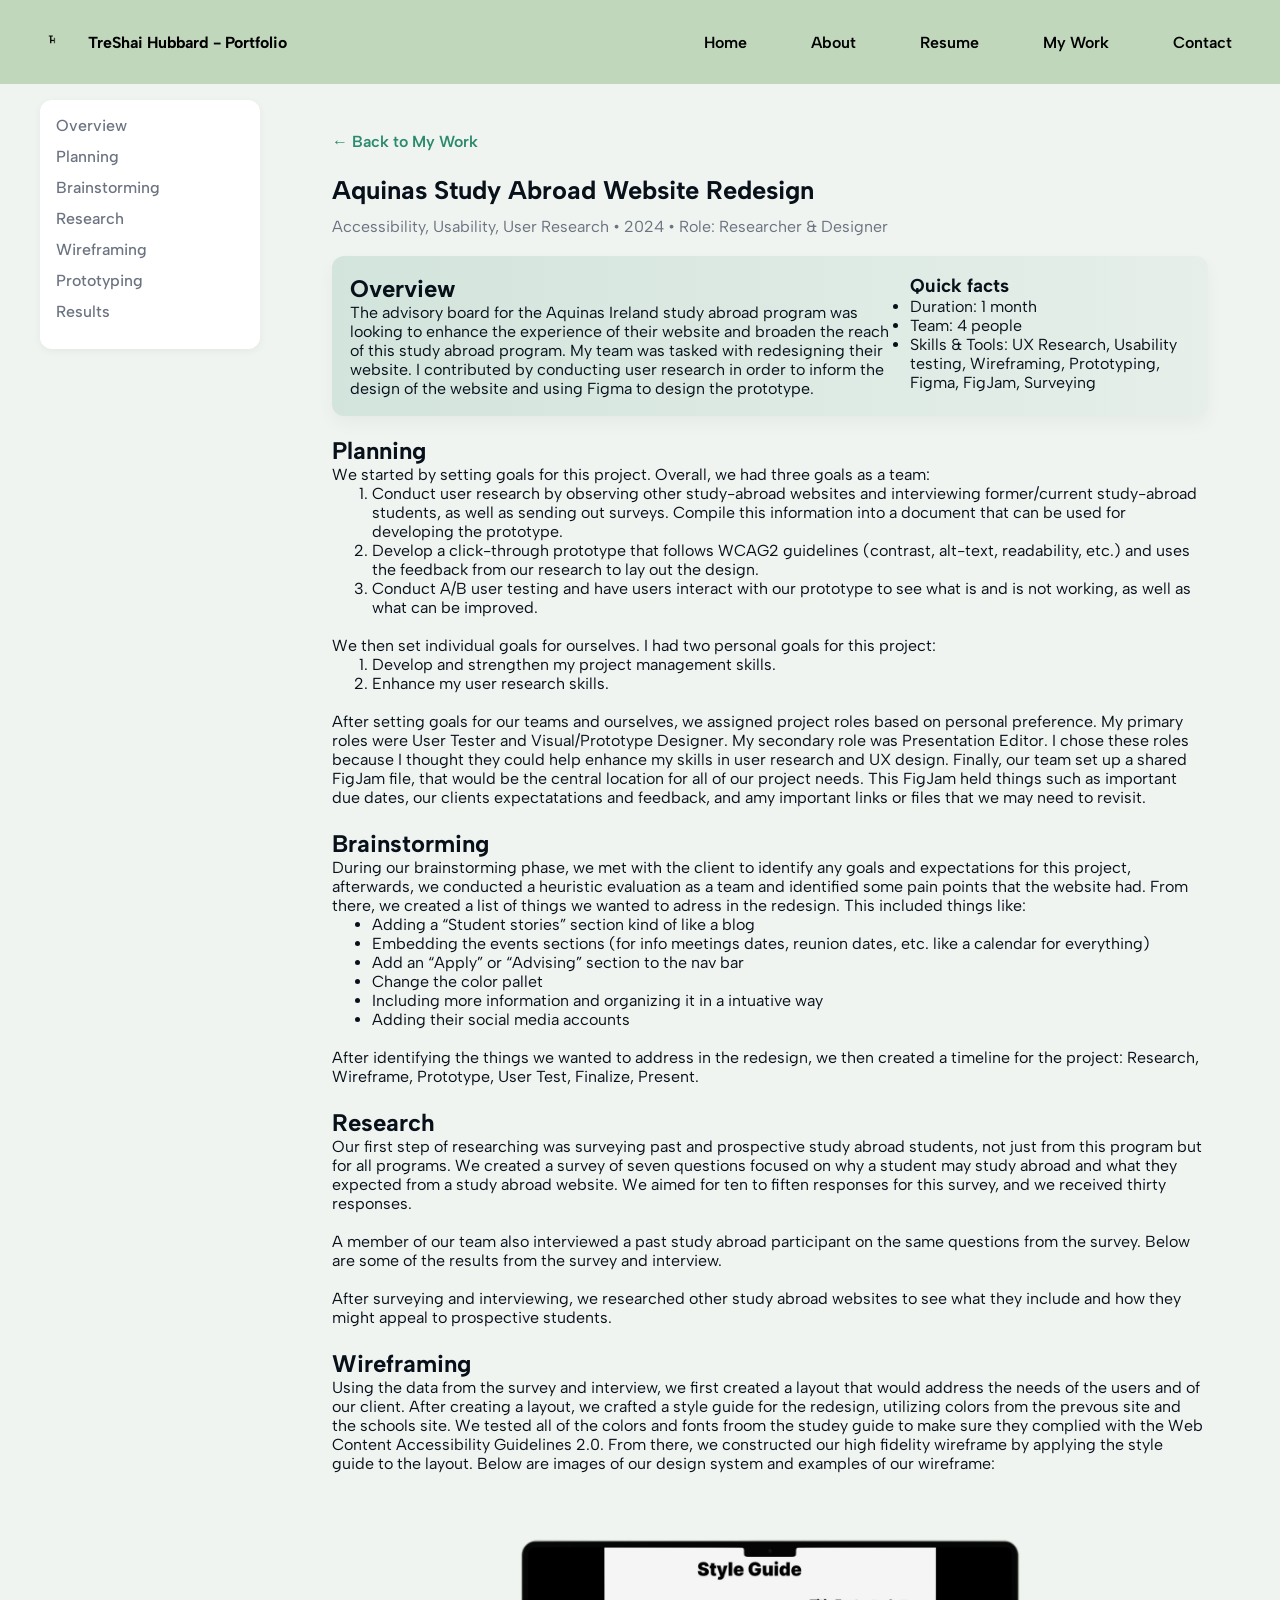
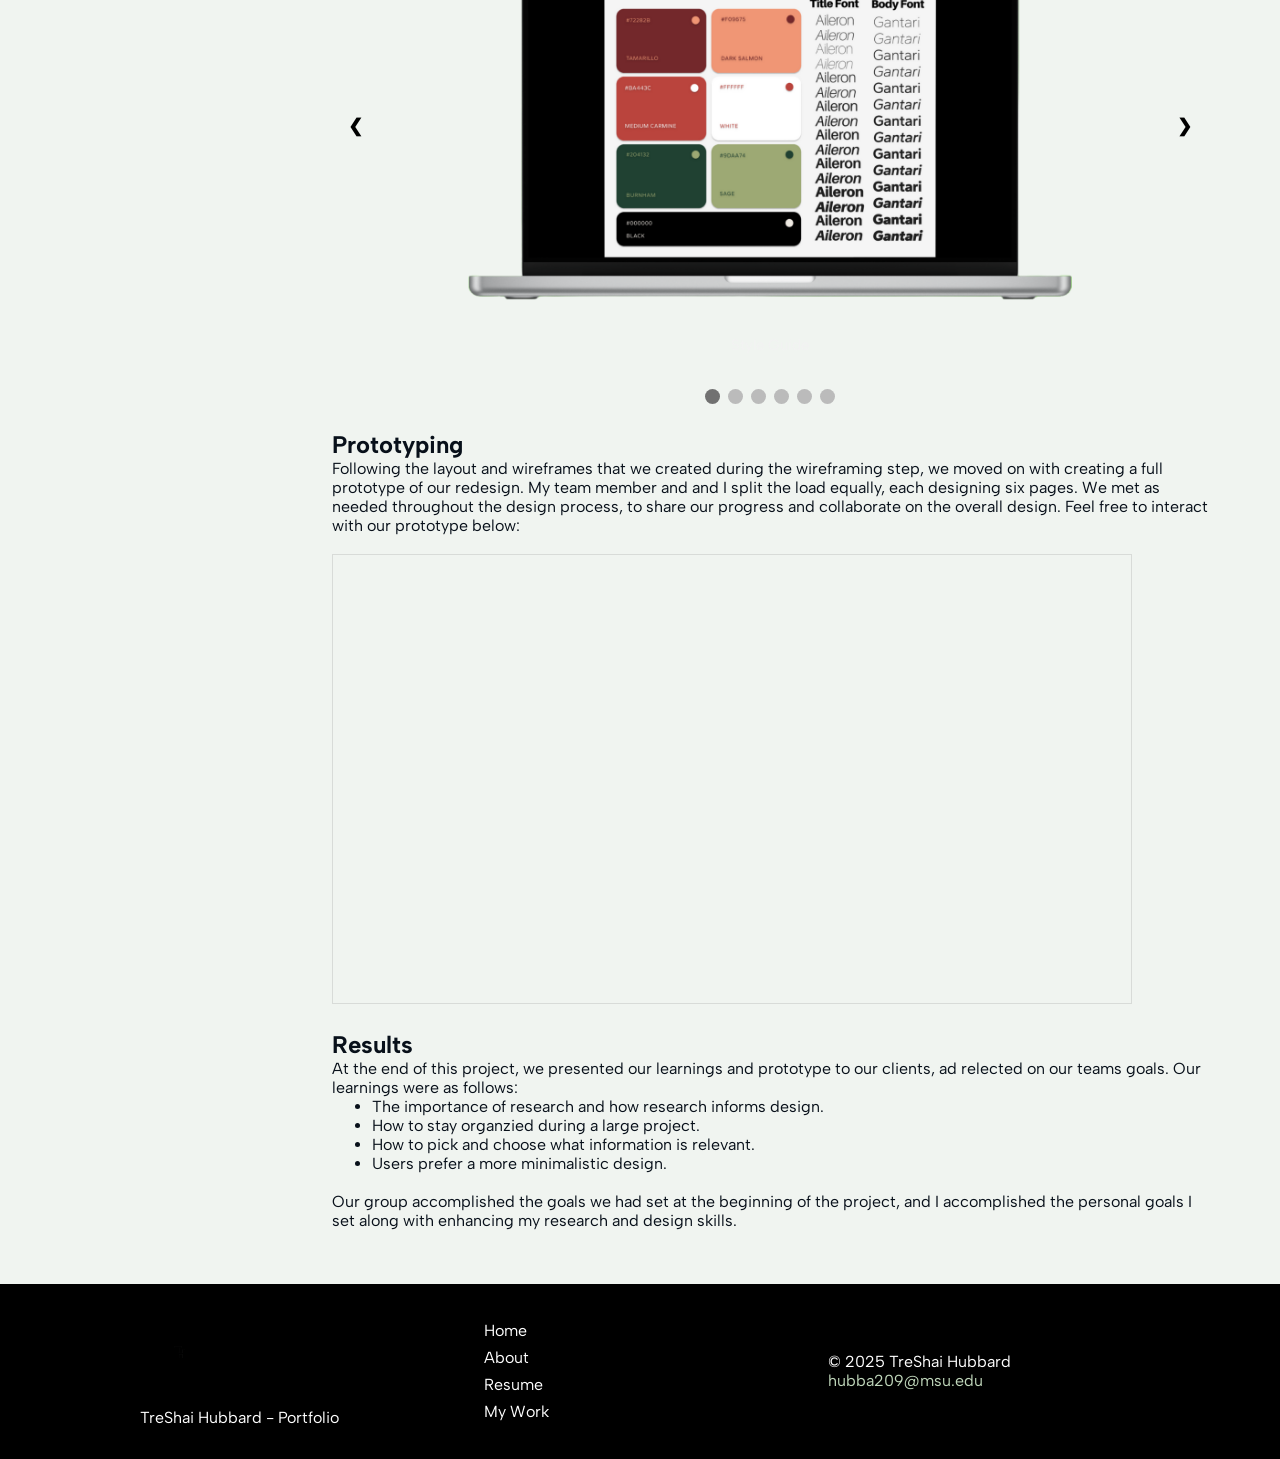
<file: project-2.html>
<!DOCTYPE html>
<html lang="en">

<head>
  <title>TreShai Hubbard: UX Student</title>
  <meta charset="utf-8" />
  <meta name="viewport" content="width=device-width, initial-scale=1.0">
  <link rel="stylesheet" href="work.css">
  <link href="https://fonts.googleapis.com/css2?family=Albert+Sans:ital,wght@0,100..900;1,100..900&family=Aleo:ital,wght@0,100..900;1,100..900&display=swap" rel="stylesheet">
  <link rel="apple-touch-icon" sizes="180x180" href="/apple-touch-icon.png">
  <link rel="icon" type="image/png" sizes="32x32" href="/favicon-32x32.png">
  <link rel="icon" type="image/png" sizes="16x16" href="/favicon-16x16.png">
  <link rel="manifest" href="/site.webmanifest">
</head>

<body class="work-page">
  <!-- NAV -->
  <header>
    <nav class ="nav">
      <div class="logo-section">
          <img src="TH logo.png" alt="TreShai Hubbard Logo" class="logo" />
          <span class="website-name">TreShai Hubbard - Portfolio</span>
      </div>
      <ul class = "nav-ul">
          <li><a href="index.html">Home</a></li>
          <li><a href="about.html">About</a></li>
          <li><a href="resume-cv.html">Resume</a></li>
          <li><a href="my-work.html">My Work</a></li>
          <li><a href = contact.html>Contact</a></li>
      </ul>
  </nav>
  </header>
  <style>
    :root{
      --accent: #2b8a6e;
      --muted:#6b7280;
      --radius:12px;
      font-family: Inter, system-ui, -apple-system, "Segoe UI", Roboto, "Helvetica Neue", Arial;
    }
    body{ margin:0; background:#fffaf7; color:#08101a; }
    .wrap{ max-width:900px; margin:0 auto; }
    a.back{ display:inline-block; margin-bottom:18px; color:var(--accent); text-decoration:none; font-weight:600; }
    h1{ margin:6px 0 12px 0; font-size:1.6rem; }
    .meta{ color:var(--muted); margin-bottom:20px; }
    .hero{
      background:linear-gradient(90deg, rgba(43,138,110,0.15), rgba(43,138,110,0.05));
      padding:18px;
      border-radius:var(--radius);
      box-shadow: 0 8px 18px rgba(2,6,23,0.04);
      margin-bottom:20px;
    }
    section{ margin-bottom:22px; }
    .grid{
      display:grid;
      grid-template-columns: 1fr 280px;
      gap:18px;
    }
/* === SIDEBAR LAYOUT === */
[id] {
  scroll-margin-top: 120px;
}
.case-study-layout {
  display: flex;
  align-items: flex-start;
  max-width: 1200px;
  margin-left: 40px;
  gap: 40px;
}

/* Sidebar */
.sidebar {
  position: sticky;
  top: 100px;
  flex: 0 0 220px;
  background: #fff;
  padding: 16px;
  border-radius: var(--radius);
  box-shadow: 0 2px 8px rgba(0,0,0,0.05);
  height: max-content;
}

/* Sidebar nav links */
.proj-nav-ul {
  list-style: none;
  margin: 0;
  padding: 0;
}

.proj-nav-ul li {
  margin-bottom: 12px;
}

.proj-nav-ul a {
  color: var(--muted);
  text-decoration: none;
  font-weight: 500;
  transition: color 0.2s ease;
}

.proj-nav-ul a:hover {
  color: var(--accent);
}

ol li{
  margin-left: 40px;
}
.indent{
  margin-left: 40px;
}
/* Main content */
.case-study-content {
  flex: 1;
  max-width: 1000px;
  padding:32px;
}

/* Slideshow container */
.slideshow-container {
  max-width: 1000px;
  position: relative;
  margin: auto;
}
.mySlides {
  display: none;
}

/* Next & previous buttons */
.prev, .next {
  cursor: pointer;
  position: absolute;
  top: 50%;
  width: auto;
  margin-top: -22px;
  padding: 16px;
  color: black;
  font-weight: bold;
  font-size: 18px;
  transition: 0.6s ease;
  border-radius: 0 3px 3px 0;
  user-select: none;
}
/* Position the "next button" to the right */
.next {
  right: 0;
  border-radius: 3px 0 0 3px;
}

/* On hover, add a black background color with a little bit see-through */
.prev:hover, .next:hover {
  background-color: rgba(0,0,0,0.8);
}

/* Caption text */
.text {
  color: #f2f2f2;
  font-size: 15px;
  padding: 8px 12px;
  position: absolute;
  bottom: 8px;
  width: 100%;
  text-align: center;
}

/* Number text (1/3 etc) */
.numbertext {
  color: #f2f2f2;
  font-size: 12px;
  padding: 8px 12px;
  position: absolute;
  top: 0;
}
.slideshow-container {
  position: relative;
  z-index: 10;
}

.prev, .next {
  z-index: 20;
}
/* The dots/bullets/indicators */
.dot {
  cursor: pointer;
  height: 15px;
  width: 15px;
  margin: 0 2px;
  background-color: #bbb;
  border-radius: 50%;
  display: inline-block;
  transition: background-color 0.6s ease;
}

.active, .dot:hover {
  background-color: #717171;
}

/* Fading animation */
.fade {
  animation-name: fade;
  animation-duration: 1.0s;
}

@keyframes fade {
  from {opacity: .4}
  to {opacity: 1}
}
/* Mobile layout */
@media (max-width: 900px) {
  .case-study-layout {
    flex-direction: column;
  }

  .sidebar {
    position: static;
    width: 100%;
    box-shadow: none;
    border: 1px solid #eee;
  }
}

@media (max-width:800px){
      .grid{ grid-template-columns: 1fr; }
    }
  </style>

<div class="case-study-layout">
  <!-- SIDEBAR -->
  <aside class="sidebar">
    <nav class="proj-nav">
      <ul class="proj-nav-ul">
        <li><a href="#overview">Overview</a></li>
        <li><a href="#planning">Planning</a></li>
        <li><a href="#brainstorming">Brainstorming</a></li>
        <li><a href="#research">Research</a></li>
        <li><a href="#wireframing">Wireframing</a></li>
        <li><a href="#prototyping">Prototyping</a></li>
        <li><a href="#results">Results</a></li>
      </ul>
    </nav>
  </aside>

  <!-- MAIN CONTENT -->
  <main class="case-study-content">
    <a class="back" href="../my-work.html" aria-label="Back to my work">← Back to My Work</a>
    <h1>Aquinas Study Abroad Website Redesign</h1>
    <p class="meta">Accessibility, Usability, User Research • 2024 • Role: Researcher &  Designer</p>

    <div class="hero grid" id="overview">
      <div>
        <h2>Overview</h2>
        <p>The advisory board for the Aquinas Ireland study abroad program was looking to enhance the experience of their website and broaden the reach of this study abroad program. My team was tasked with redesigning their website. I contributed by conducting user research in order to inform the design of the website and using Figma to design the prototype.</p>
      </div>
      <aside>
        <h3>Quick facts</h3>
        <ul>
          <li>Duration: 1 month</li>
          <li>Team: 4 people</li>
          <li>Skills & Tools: UX Research, Usability testing, Wireframing, Prototyping,  
            Figma, FigJam, Surveying</li>
        </ul>
      </aside>
    </div>

    <section id="planning">
      <h2>Planning</h2>
      <p>We started by setting goals for this project. Overall, we had three goals as a team: 
        <ol>
          <li> Conduct user research by observing other study-abroad websites and interviewing former/current study-abroad students, as well as sending out surveys. Compile this information into a document that can be used for developing the prototype.</li>
          <li>Develop a click-through prototype that follows WCAG2 guidelines (contrast, alt-text, readability, etc.) and uses the feedback from our research to lay out the design.</li>
          <li>Conduct A/B user testing and have users interact with our prototype to see what is and is not working, as well as what can be improved.</li>
        </ol> <br> We then set individual goals for ourselves. I had two personal goals for this project:
        <ol>
          <li>Develop and strengthen my project management skills.</li>
          <li>Enhance my user research skills.</li>
        </ol><br>
        After setting goals for our teams and ourselves, we assigned project roles based on personal preference. My primary roles were User Tester and Visual/Prototype Designer. My secondary role was Presentation Editor. I chose these roles because I thought they could help enhance my skills in user research and UX design.

        Finally, our team set up a shared FigJam file, that would be the central location for all of our project needs. This FigJam held things such as important due dates, our clients expectatations and feedback, and amy important links or files that we may need to revisit.
      </p>
    </section>
    <section id="brainstorming">
      <h2>Brainstorming</h2>
      <p>During our brainstorming phase, we met with the client to identify any goals and expectations for this project, afterwards, we conducted a heuristic evaluation as a team and identified some pain points that the website had. From there, we created a list of things we wanted to adress in the redesign. This included things like: <ul class="indent">
        <li>Adding a “Student stories” section kind of like a blog</li>
        <li>Embedding the events sections (for info meetings dates, reunion dates, etc. like a calendar for everything)</li>
        <li>Add an “Apply” or “Advising” section to the nav bar</li>
        <li>Change the color pallet</li>
        <li>Including more information and organizing it in a intuative way</li>
        <li>Adding their social media accounts</li>
      </ul><br>
        After identifying the things we wanted to address in the redesign, we then created a timeline for the project: Research, Wireframe, Prototype, User Test, Finalize, Present.
    </p>
    </section>
    <section id="research">
      <h2>Research</h2>
      <p>Our first step of researching was surveying past and prospective study abroad students, not just from this program but for all programs. We created a survey of seven questions focused on why a student may study abroad and what they expected from a study abroad website. We aimed for ten to fiften responses for this survey, and we received thirty responses. <br><br>
      A member of our team also interviewed a past study abroad participant on the same questions from the survey. Below are some of the results from the survey and interview.
      </p>
      <br><p>After surveying and interviewing, we researched other study abroad websites to see what they include and how they might appeal to prospective students.</p>
    </section>
    <section id="wireframing">
      <h2>Wireframing</h2>
      <p>Using the data from the survey and interview, we first created a layout that would address the needs of the users and of our client. After creating a layout, we crafted a style guide for the redesign, utilizing colors from the prevous site and the schools site. We tested all of the colors and fonts froom the studey guide to make sure they complied with the Web Content Accessibility Guidelines 2.0. From there, we constructed our high fidelity wireframe by applying the style guide to the layout. Below  are images of our design system and examples of our wireframe:</p>
      <div class="slideshow-container">

        <!-- Full-width images with number and caption text -->
        <div class="mySlides fade">
          <div class="numbertext">1 / 6</div>
          <img src="styleGuide.png" style="width:100%">
          <div class="text">Style Guide</div>
        </div>
        <div class="mySlides fade">
          <div class="numbertext">2 / 6</div>
          <img src="home.png" style="width:100%">
          <div class="text">Home Page Wireframe</div>
        </div>
      
        <div class="mySlides fade">
          <div class="numbertext">3 / 6</div>
          <img src="upcomingTrips.png" style="width:100%">
          <div class="text">Upcoming Trips Page</div>
        </div>
      
        <div class="mySlides fade">
          <div class="numbertext">4 / 6</div>
          <img src="upcomingTrips2.png" style="width:100%">
          <div class="text">Upcoming Trips Page cont.</div>
        </div>
        
        <div class="mySlides fade">
          <div class="numbertext">5 / 6</div>
          <img src="upcomingTrips3.png" style="width:100%">
          <div class="text">Upcoming Trips Page cont.</div>
        </div>

        <div class="mySlides fade">
          <div class="numbertext">6 / 6</div>
          <img src="stories.png" style="width:100%">
          <div class="text">Student and Faculty stories</div>
        </div>
      
        <!-- Next and previous buttons -->
        <a class="prev" onclick="plusSlides(-1)">&#10094;</a>
        <a class="next" onclick="plusSlides(1)">&#10095;</a>
      </div>
      <br>
      
      <!-- The dots/circles -->
      <div style="text-align:center">
        <span class="dot" onclick="currentSlide(1)"></span>
        <span class="dot" onclick="currentSlide(2)"></span>
        <span class="dot" onclick="currentSlide(3)"></span>
        <span class="dot" onclick="currentSlide(4)"></span>
        <span class="dot" onclick="currentSlide(5)"></span>
        <span class="dot" onclick="currentSlide(6)"></span>
      </div>
      <script>let slideIndex = 1;
        showSlides(slideIndex);
        
        // Next/previous controls
        function plusSlides(n) {
          showSlides(slideIndex += n);
        }
        
        // Thumbnail image controls
        function currentSlide(n) {
          showSlides(slideIndex = n);
        }
        
        function showSlides(n) {
          let i;
          let slides = document.getElementsByClassName("mySlides");
          let dots = document.getElementsByClassName("dot");
          if (n > slides.length) {slideIndex = 1}
          if (n < 1) {slideIndex = slides.length}
          for (i = 0; i < slides.length; i++) {
            slides[i].style.display = "none";
          }
          for (i = 0; i < dots.length; i++) {
            dots[i].className = dots[i].className.replace(" active", "");
          }
          slides[slideIndex-1].style.display = "block";
          dots[slideIndex-1].className += " active";
        }</script>
    </section>
    <section id="prototyping">
      <h2>Prototyping</h2>
      <p> Following the layout and wireframes that we created during the wireframing step, we moved on with creating a full prototype of our redesign. My team member and and I split the load equally, each designing six pages. We met as needed throughout the design process, to share our progress and collaborate on the overall design. Feel free to interact with our prototype below: <br><br>
        <iframe style="border: 1px solid rgba(0, 0, 0, 0.1);" width="800" height="450" src="https://embed.figma.com/proto/vHCWTbvrDSwkHcFDgwB3j9/Aquinas-Final-Prototype?page-id=0%3A1&node-id=2001-82&p=f&viewport=-1645%2C-208%2C0.06&scaling=contain&content-scaling=fixed&starting-point-node-id=2001%3A82&show-proto-sidebar=1&embed-host=share" allowfullscreen></iframe></p>
    </section>
    <section id="results">
      <h2>Results</h2>
      <p>At the end of this project, we presented our learnings and prototype to our clients, ad relected on our teams goals. Our learnings were as follows: <ul class="indent">
        <li>The importance of research and how research informs design.</li>
        <li>How to stay organzied during a large project.</li>
        <li>How to pick and choose what information is relevant.</li>
        <li>Users prefer a more minimalistic design.</li>
      </ul><br></p>
      <p>Our group accomplished the goals we had set at the beginning of the project, and I accomplished the personal goals I set along with enhancing my research and design skills.</p>
    </section>
  </main>
</div>

<!-- FOOTER -->
<footer class="footer">
    <div class="footer-container">
      <div class="footer-left">
        <img src="TH logo.png" alt="TreShai Hubbard Logo" class="footer-logo">
        <p>TreShai Hubbard - Portfolio</p>
      </div>

      <div class="footer-center">
        <ul class="footer-links">
          <li><a href="index.html">Home</a></li>
          <li><a href="about.html">About</a></li>
          <li><a href="resume-cv.html">Resume</a></li>
          <li><a href="my-work.html">My Work</a></li>
        </ul>
      </div>

      <div class="footer-right">
        <div class="social-icons">
          <a href="https://www.linkedin.com/in/treshai-hubbard/" target="_blank"><i class="fab fa-linkedin"></i></a>
          <a href="mailto:hubba209@msu.edu"><i class="fas fa-envelope"></i></a>
        </div>
        <p>© 2025 TreShai Hubbard</p>
        <p><a href="mailto:hubba209@msu.edu">hubba209@msu.edu</a></p>
      </div>
    </div>
  </footer>
</body>
</html>
</file>
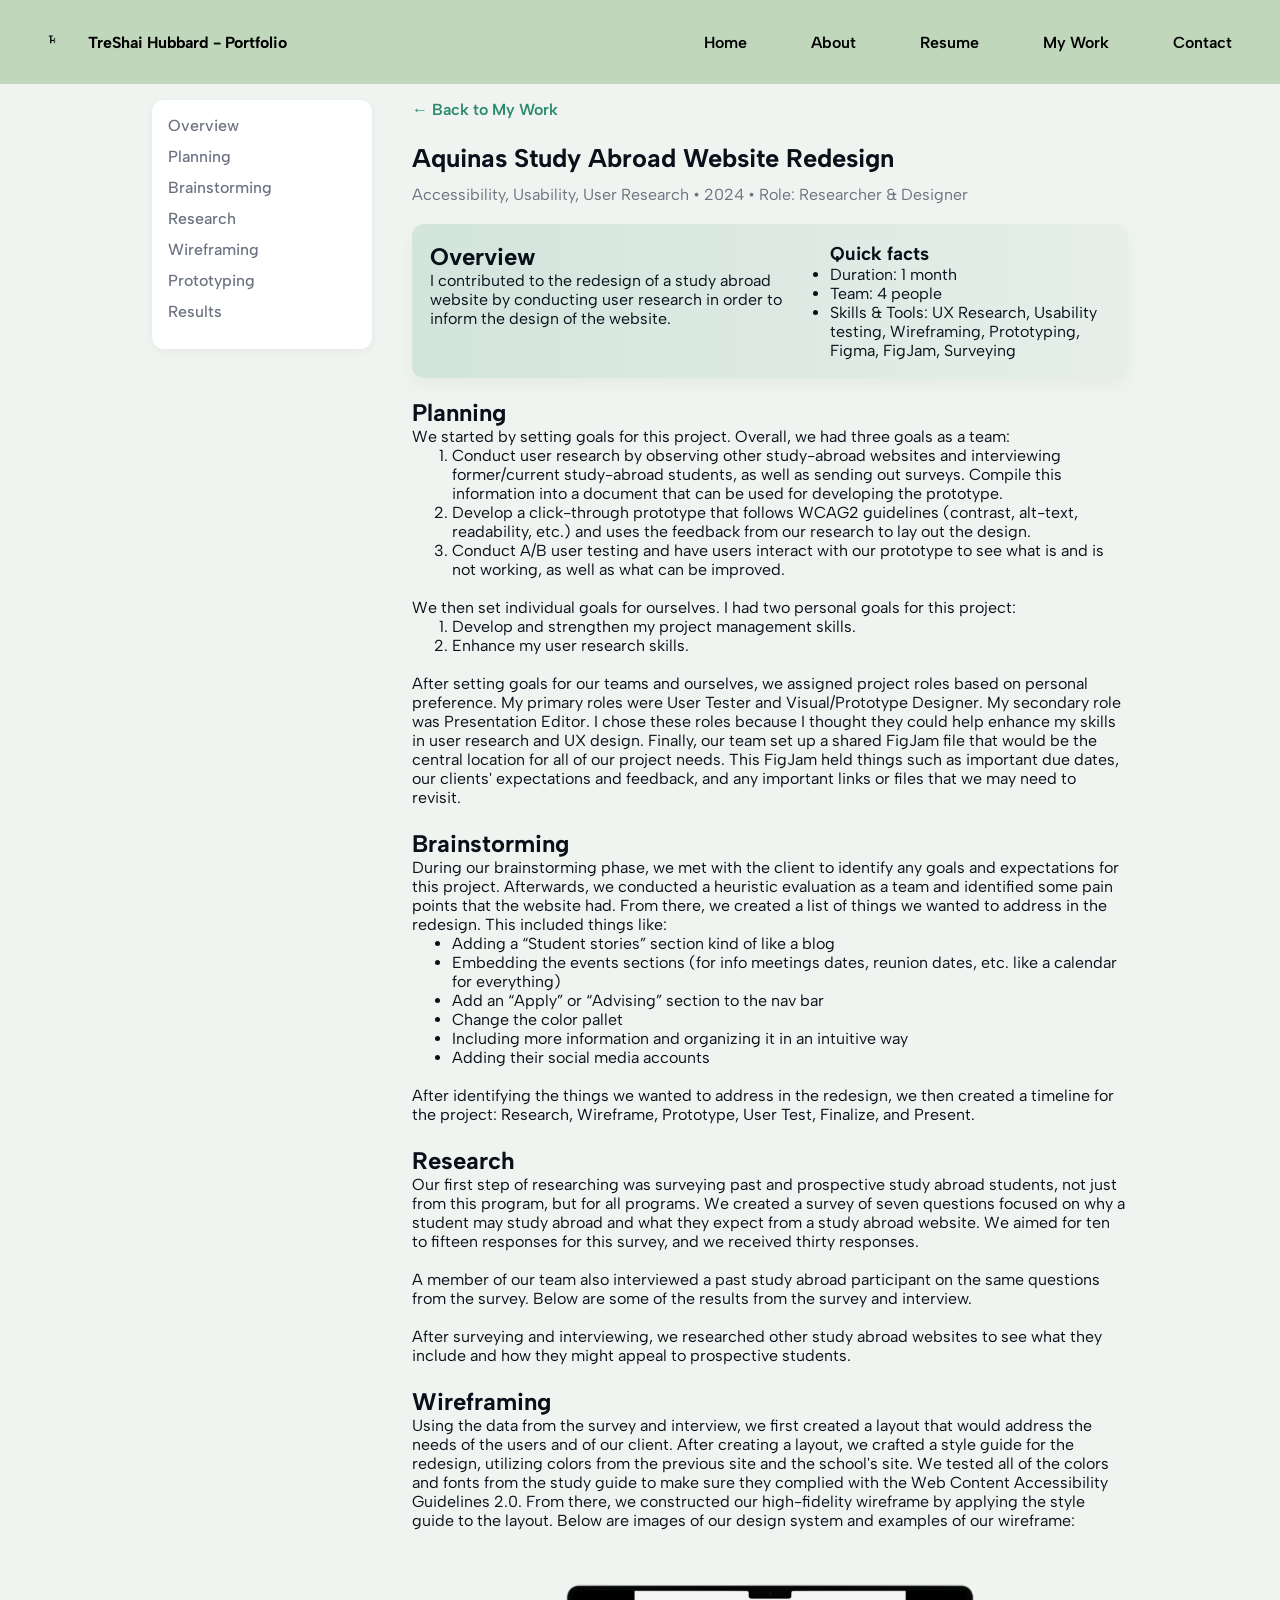
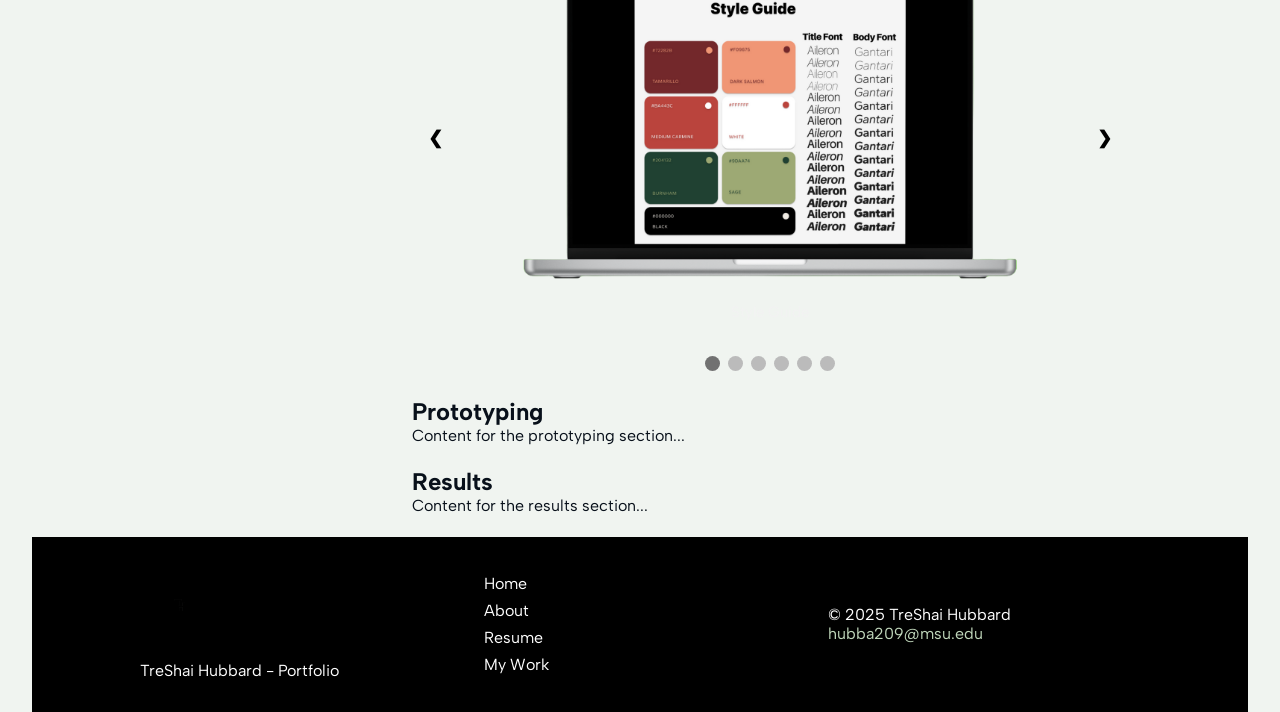
<file: project-3.html>
<!DOCTYPE html>
<html lang="en">

<head>
  <title>TreShai Hubbard: UX Student</title>
  <meta charset="utf-8" />
  <meta name="viewport" content="width=device-width, initial-scale=1.0">
  <link rel="stylesheet" href="work.css">
  <link href="https://fonts.googleapis.com/css2?family=Albert+Sans:ital,wght@0,100..900;1,100..900&family=Aleo:ital,wght@0,100..900;1,100..900&display=swap" rel="stylesheet">
  <link rel="apple-touch-icon" sizes="180x180" href="/apple-touch-icon.png">
  <link rel="icon" type="image/png" sizes="32x32" href="/favicon-32x32.png">
  <link rel="icon" type="image/png" sizes="16x16" href="/favicon-16x16.png">
  <link rel="manifest" href="/site.webmanifest">
</head>

<body class="work-page">
  <!-- NAV -->
  <header>
    <nav class ="nav">
      <div class="logo-section">
          <img src="TH logo.png" alt="TreShai Hubbard Logo" class="logo" />
          <span class="website-name">TreShai Hubbard - Portfolio</span>
      </div>
      <ul class = "nav-ul">
          <li><a href="index.html">Home</a></li>
          <li><a href="about.html">About</a></li>
          <li><a href="resume-cv.html">Resume</a></li>
          <li><a href="my-work.html">My Work</a></li>
          <li><a href = contact.html>Contact</a></li>
      </ul>
  </nav>
  </header>
  <style>
    :root{
      --accent: #2b8a6e;
      --muted:#6b7280;
      --radius:12px;
      font-family: Inter, system-ui, -apple-system, "Segoe UI", Roboto, "Helvetica Neue", Arial;
    }
    body{ margin:0; padding:32px; background:#fffaf7; color:#08101a; }
    .wrap{ max-width:900px; margin:0 auto; }
    a.back{ display:inline-block; margin-bottom:18px; color:var(--accent); text-decoration:none; font-weight:600; }
    h1{ margin:6px 0 12px 0; font-size:1.6rem; }
    .meta{ color:var(--muted); margin-bottom:20px; }
    .hero{
      background:linear-gradient(90deg, rgba(43,138,110,0.15), rgba(43,138,110,0.05));
      padding:18px;
      border-radius:var(--radius);
      box-shadow: 0 8px 18px rgba(2,6,23,0.04);
      margin-bottom:20px;
    }
    section{ margin-bottom:22px; }
    .grid{
      display:grid;
      grid-template-columns: 1fr 280px;
      gap:18px;
    }
/* === SIDEBAR LAYOUT === */
[id] {
  scroll-margin-top: 120px;
}
.case-study-layout {
  display: flex;
  align-items: flex-start;
  max-width: 1200px;
  margin: 0 auto;
  gap: 40px;
}

/* Sidebar */
.sidebar {
  position: sticky;
  top: 100px;
  flex: 0 0 220px;
  background: #fff;
  padding: 16px;
  border-radius: var(--radius);
  box-shadow: 0 2px 8px rgba(0,0,0,0.05);
  height: max-content;
}

/* Sidebar nav links */
.proj-nav-ul {
  list-style: none;
  margin: 0;
  padding: 0;
}

.proj-nav-ul li {
  margin-bottom: 12px;
}

.proj-nav-ul a {
  color: var(--muted);
  text-decoration: none;
  font-weight: 500;
  transition: color 0.2s ease;
}

.proj-nav-ul a:hover {
  color: var(--accent);
}

ol li{
  margin-left: 40px;
}
.indent{
  margin-left: 40px;
}
/* Main content */
.case-study-content {
  flex: 1;
  max-width: 800px;
}
/* Slideshow container */
.slideshow-container {
  max-width: 1000px;
  position: relative;
  margin: auto;
}
.mySlides {
  display: none;
}

/* Next & previous buttons */
.prev, .next {
  cursor: pointer;
  position: absolute;
  top: 50%;
  width: auto;
  margin-top: -22px;
  padding: 16px;
  color: black;
  font-weight: bold;
  font-size: 18px;
  transition: 0.6s ease;
  border-radius: 0 3px 3px 0;
  user-select: none;
}
/* Position the "next button" to the right */
.next {
  right: 0;
  border-radius: 3px 0 0 3px;
}

/* On hover, add a black background color with a little bit see-through */
.prev:hover, .next:hover {
  background-color: rgba(0,0,0,0.8);
}

/* Caption text */
.text {
  color: #f2f2f2;
  font-size: 15px;
  padding: 8px 12px;
  position: absolute;
  bottom: 8px;
  width: 100%;
  text-align: center;
}

/* Number text (1/3 etc) */
.numbertext {
  color: #f2f2f2;
  font-size: 12px;
  padding: 8px 12px;
  position: absolute;
  top: 0;
}
.slideshow-container {
  position: relative;
  z-index: 10;
}

.prev, .next {
  z-index: 20;
}
/* The dots/bullets/indicators */
.dot {
  cursor: pointer;
  height: 15px;
  width: 15px;
  margin: 0 2px;
  background-color: #bbb;
  border-radius: 50%;
  display: inline-block;
  transition: background-color 0.6s ease;
}

.active, .dot:hover {
  background-color: #717171;
}

/* Fading animation */
.fade {
  animation-name: fade;
  animation-duration: 1.0s;
}

@keyframes fade {
  from {opacity: .4}
  to {opacity: 1}
}
/* Mobile layout */
@media (max-width: 900px) {
  .case-study-layout {
    flex-direction: column;
  }

  .sidebar {
    position: static;
    width: 100%;
    box-shadow: none;
    border: 1px solid #eee;
  }
}

@media (max-width:800px){
      .grid{ grid-template-columns: 1fr; }
    }
  </style>

<div class="case-study-layout">
  <!-- SIDEBAR -->
  <aside class="sidebar">
    <nav class="proj-nav">
      <ul class="proj-nav-ul">
        <li><a href="#overview">Overview</a></li>
        <li><a href="#planning">Planning</a></li>
        <li><a href="#brainstorming">Brainstorming</a></li>
        <li><a href="#research">Research</a></li>
        <li><a href="#wireframing">Wireframing</a></li>
        <li><a href="#prototyping">Prototyping</a></li>
        <li><a href="#results">Results</a></li>
      </ul>
    </nav>
  </aside>

  <!-- MAIN CONTENT -->
  <main class="case-study-content">
    <a class="back" href="../my-work.html" aria-label="Back to my work">← Back to My Work</a>
    <h1>Aquinas Study Abroad Website Redesign</h1>
    <p class="meta">Accessibility, Usability, User Research • 2024 • Role: Researcher &  Designer</p>

    <div class="hero grid" id="overview">
      <div>
        <h2>Overview</h2>
        <p>I contributed to the redesign of a study abroad website by conducting user research in order to inform the design of the website.</p>
      </div>
      <aside>
        <h3>Quick facts</h3>
        <ul>
          <li>Duration: 1 month</li>
          <li>Team: 4 people</li>
          <li>Skills & Tools: UX Research, Usability testing, Wireframing, Prototyping,  
            Figma, FigJam, Surveying</li>
        </ul>
      </aside>
    </div>

    <section id="planning">
      <h2>Planning</h2>
      <p>We started by setting goals for this project. Overall, we had three goals as a team: 
        <ol>
          <li> Conduct user research by observing other study-abroad websites and interviewing former/current study-abroad students, as well as sending out surveys. Compile this information into a document that can be used for developing the prototype.</li>
          <li>Develop a click-through prototype that follows WCAG2 guidelines (contrast, alt-text, readability, etc.) and uses the feedback from our research to lay out the design.</li>
          <li>Conduct A/B user testing and have users interact with our prototype to see what is and is not working, as well as what can be improved.</li>
        </ol> <br> We then set individual goals for ourselves. I had two personal goals for this project:
        <ol>
          <li>Develop and strengthen my project management skills.</li>
          <li>Enhance my user research skills.</li>
        </ol><br>
        After setting goals for our teams and ourselves, we assigned project roles based on personal preference. My primary roles were User Tester and Visual/Prototype Designer. My secondary role was Presentation Editor. I chose these roles because I thought they could help enhance my skills in user research and UX design.

        Finally, our team set up a shared FigJam file that would be the central location for all of our project needs. This FigJam held things such as important due dates, our clients' expectations and feedback, and any important links or files that we may need to revisit.
      </p>
    </section>
    <section id="brainstorming">
      <h2>Brainstorming</h2>
      <p>During our brainstorming phase, we met with the client to identify any goals and expectations for this project. Afterwards, we conducted a heuristic evaluation as a team and identified some pain points that the website had. From there, we created a list of things we wanted to address in the redesign. This included things like: <ul class="indent">
        <li>Adding a “Student stories” section kind of like a blog</li>
        <li>Embedding the events sections (for info meetings dates, reunion dates, etc. like a calendar for everything)</li>
        <li>Add an “Apply” or “Advising” section to the nav bar</li>
        <li>Change the color pallet</li>
        <li>Including more information and organizing it in an intuitive way</li>
        <li>Adding their social media accounts</li>
      </ul><br>
        After identifying the things we wanted to address in the redesign, we then created a timeline for the project: Research, Wireframe, Prototype, User Test, Finalize, and Present.
    </p>
    </section>
    <section id="research">
      <h2>Research</h2>
      <p>Our first step of researching was surveying past and prospective study abroad students, not just from this program, but for all programs. We created a survey of seven questions focused on why a student may study abroad and what they expect from a study abroad website. We aimed for ten to fifteen responses for this survey, and we received thirty responses. <br><br>
      A member of our team also interviewed a past study abroad participant on the same questions from the survey. Below are some of the results from the survey and interview.
      </p>
      <br><p>After surveying and interviewing, we researched other study abroad websites to see what they include and how they might appeal to prospective students.</p>
    </section>
    <section id="wireframing">
      <h2>Wireframing</h2>
      <p>Using the data from the survey and interview, we first created a layout that would address the needs of the users and of our client. After creating a layout, we crafted a style guide for the redesign, utilizing colors from the previous site and the school's site. We tested all of the colors and fonts from the study guide to make sure they complied with the Web Content Accessibility Guidelines 2.0. From there, we constructed our high-fidelity wireframe by applying the style guide to the layout. Below  are images of our design system and examples of our wireframe:</p>
      <div class="slideshow-container">

        <!-- Full-width images with number and caption text -->
        <div class="mySlides fade">
          <div class="numbertext">1 / 6</div>
          <img src="styleGuide.png" style="width:100%">
          <div class="text">Style Guide</div>
        </div>
        <div class="mySlides fade">
          <div class="numbertext">2 / 6</div>
          <img src="home.png" style="width:100%">
          <div class="text">Home Page Wireframe</div>
        </div>
      
        <div class="mySlides fade">
          <div class="numbertext">3 / 6</div>
          <img src="upcomingTrips.png" style="width:100%">
          <div class="text">Upcoming Trips Page</div>
        </div>
      
        <div class="mySlides fade">
          <div class="numbertext">4 / 6</div>
          <img src="upcomingTrips2.png" style="width:100%">
          <div class="text">Upcoming Trips Page cont.</div>
        </div>
        
        <div class="mySlides fade">
          <div class="numbertext">5 / 6</div>
          <img src="upcomingTrips3.png" style="width:100%">
          <div class="text">Upcoming Trips Page cont.</div>
        </div>

        <div class="mySlides fade">
          <div class="numbertext">6 / 6</div>
          <img src="stories.png" style="width:100%">
          <div class="text">Student and Faculty stories</div>
        </div>
      
        <!-- Next and previous buttons -->
        <a class="prev" onclick="plusSlides(-1)">&#10094;</a>
        <a class="next" onclick="plusSlides(1)">&#10095;</a>
      </div>
      <br>
      
      <!-- The dots/circles -->
      <div style="text-align:center">
        <span class="dot" onclick="currentSlide(1)"></span>
        <span class="dot" onclick="currentSlide(2)"></span>
        <span class="dot" onclick="currentSlide(3)"></span>
        <span class="dot" onclick="currentSlide(4)"></span>
        <span class="dot" onclick="currentSlide(5)"></span>
        <span class="dot" onclick="currentSlide(6)"></span>
      </div>
      <script>let slideIndex = 1;
        showSlides(slideIndex);
        
        // Next/previous controls
        function plusSlides(n) {
          showSlides(slideIndex += n);
        }
        
        // Thumbnail image controls
        function currentSlide(n) {
          showSlides(slideIndex = n);
        }
        
        function showSlides(n) {
          let i;
          let slides = document.getElementsByClassName("mySlides");
          let dots = document.getElementsByClassName("dot");
          if (n > slides.length) {slideIndex = 1}
          if (n < 1) {slideIndex = slides.length}
          for (i = 0; i < slides.length; i++) {
            slides[i].style.display = "none";
          }
          for (i = 0; i < dots.length; i++) {
            dots[i].className = dots[i].className.replace(" active", "");
          }
          slides[slideIndex-1].style.display = "block";
          dots[slideIndex-1].className += " active";
        }</script>
    </section>
    <section id="prototyping">
      <h2>Prototyping</h2>
      <p>Content for the prototyping section...</p>
    </section>
    <section id="results">
      <h2>Results</h2>
      <p>Content for the results section...</p>
    </section>
  </main>
</div>

<!-- FOOTER -->
<footer class="footer">
    <div class="footer-container">
      <div class="footer-left">
        <img src="TH logo.png" alt="TreShai Hubbard Logo" class="footer-logo">
        <p>TreShai Hubbard - Portfolio</p>
      </div>

      <div class="footer-center">
        <ul class="footer-links">
          <li><a href="index.html">Home</a></li>
          <li><a href="about.html">About</a></li>
          <li><a href="resume-cv.html">Resume</a></li>
          <li><a href="my-work.html">My Work</a></li>
        </ul>
      </div>

      <div class="footer-right">
        <div class="social-icons">
          <a href="https://www.linkedin.com/in/treshai-hubbard/" target="_blank"><i class="fab fa-linkedin"></i></a>
          <a href="mailto:hubba209@msu.edu"><i class="fas fa-envelope"></i></a>
        </div>
        <p>© 2025 TreShai Hubbard</p>
        <p><a href="mailto:hubba209@msu.edu">hubba209@msu.edu</a></p>
      </div>
    </div>
  </footer>
</body>
</html>
</file>
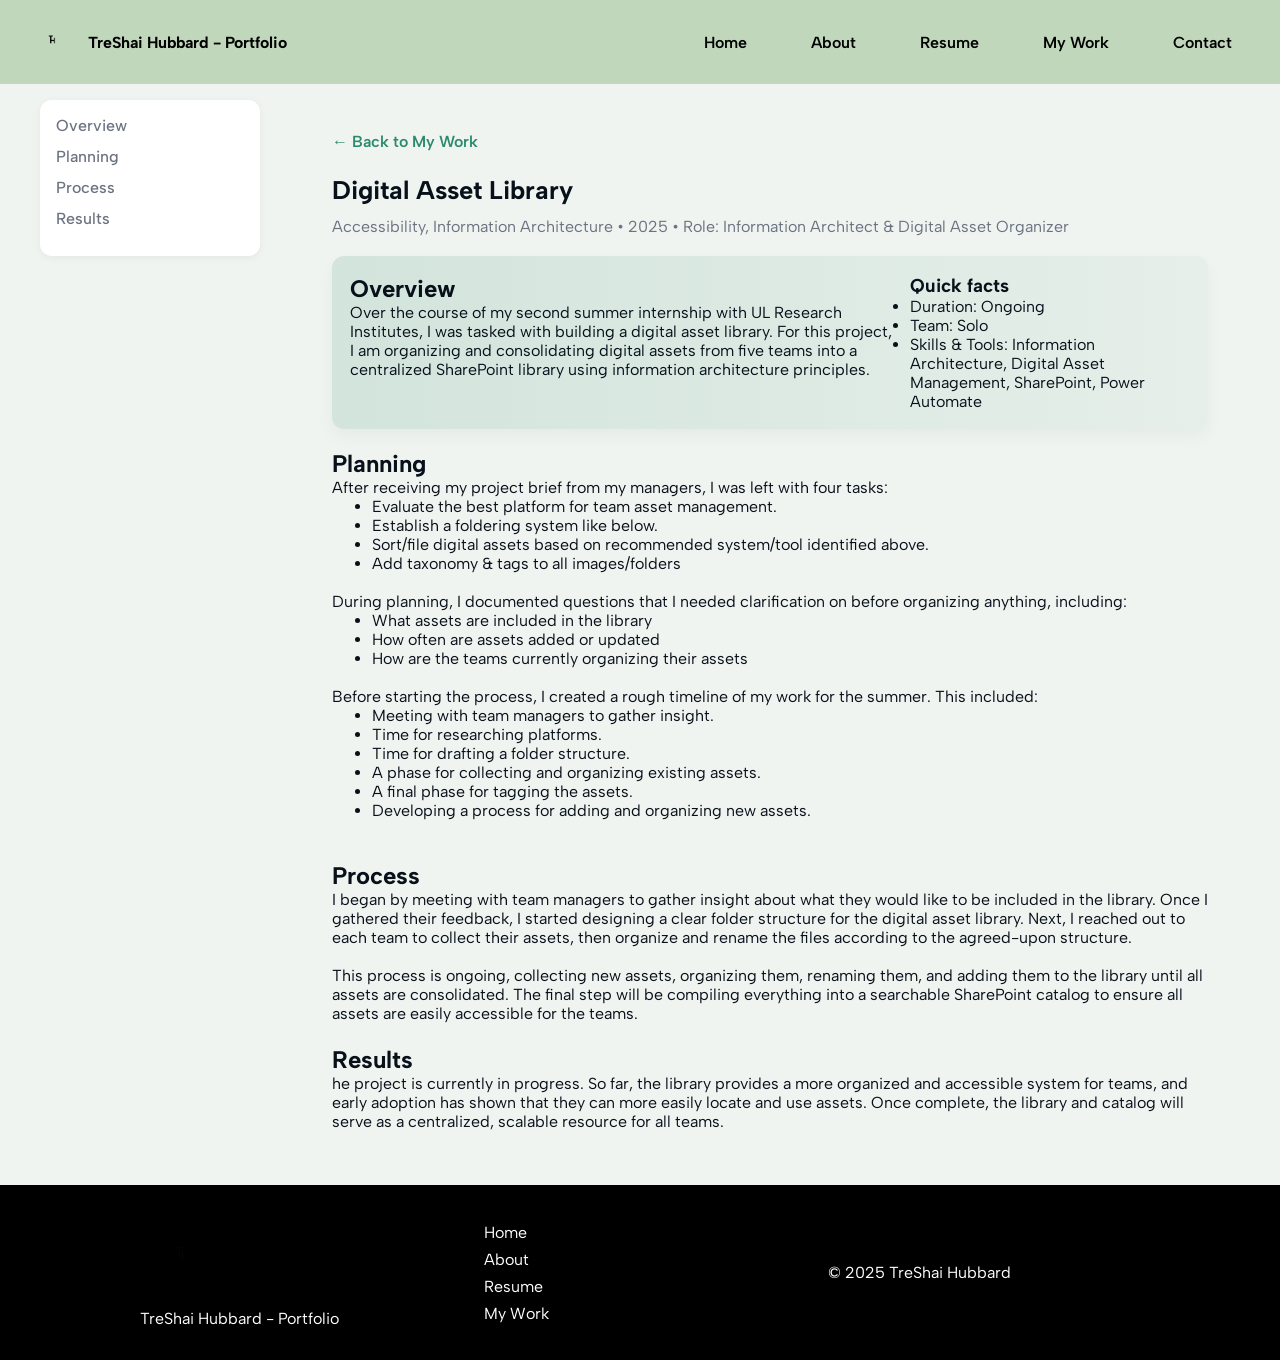
<file: project-8.html>
<!DOCTYPE html>
<html lang="en">

<head>
  <title>TreShai Hubbard: UX Student</title>
  <meta charset="utf-8" />
  <meta name="viewport" content="width=device-width, initial-scale=1.0">
  <link rel="stylesheet" href="work.css">
  <link href="https://fonts.googleapis.com/css2?family=Albert+Sans:ital,wght@0,100..900;1,100..900&family=Aleo:ital,wght@0,100..900;1,100..900&display=swap" rel="stylesheet">
  <link rel="apple-touch-icon" sizes="180x180" href="/apple-touch-icon.png">
  <link rel="icon" type="image/png" sizes="32x32" href="/favicon-32x32.png">
  <link rel="icon" type="image/png" sizes="16x16" href="/favicon-16x16.png">
  <link rel="manifest" href="/site.webmanifest">
</head>

<body class="work-page">
  <!-- NAV -->
  <header>
    <nav class ="nav">
      <div class="logo-section">
          <img src="TH logo.png" alt="TreShai Hubbard Logo" class="logo" />
          <span class="website-name">TreShai Hubbard - Portfolio</span>
      </div>
      <ul class = "nav-ul">
          <li><a href="index.html">Home</a></li>
          <li><a href="about.html">About</a></li>
          <li><a href="resume-cv.html">Resume</a></li>
          <li><a href="my-work.html">My Work</a></li>
          <li><a href = "contact.html">Contact</a></li>
      </ul>
  </nav>
  </header>
  <style>
    :root{
      --accent: #2b8a6e;
      --muted:#6b7280;
      --radius:12px;
      font-family: Inter, system-ui, -apple-system, "Segoe UI", Roboto, "Helvetica Neue", Arial;
    }
    body{ margin:0; background:#fffaf7; color:#08101a; }
    .wrap{ max-width:900px; margin:0 auto; }
    a.back{ display:inline-block; margin-bottom:18px; color:var(--accent); text-decoration:none; font-weight:600; }
    h1{ margin:6px 0 12px 0; font-size:1.6rem; }
    .meta{ color:var(--muted); margin-bottom:20px; }
    .hero{
      background:linear-gradient(90deg, rgba(43,138,110,0.15), rgba(43,138,110,0.05));
      padding:18px;
      border-radius:var(--radius);
      box-shadow: 0 8px 18px rgba(2,6,23,0.04);
      margin-bottom:20px;
    }
    section{ margin-bottom:22px; }
    .grid{
      display:grid;
      grid-template-columns: 1fr 280px;
      gap:18px;
    }
/* === SIDEBAR LAYOUT === */
[id] {
  scroll-margin-top: 120px;
}
.case-study-layout {
  display: flex;
  align-items: flex-start;
  max-width: 1200px;
  margin-left: 40px;
  gap: 40px;
}

/* Sidebar */
.sidebar {
  position: sticky;
  top: 100px;
  flex: 0 0 220px;
  background: #fff;
  padding: 16px;
  border-radius: var(--radius);
  box-shadow: 0 2px 8px rgba(0,0,0,0.05);
  height: max-content;
}

/* Sidebar nav links */
.proj-nav-ul {
  list-style: none;
  margin: 0;
  padding: 0;
}

.proj-nav-ul li {
  margin-bottom: 12px;
}

.proj-nav-ul a {
  color: var(--muted);
  text-decoration: none;
  font-weight: 500;
  transition: color 0.2s ease;
}

.proj-nav-ul a:hover {
  color: var(--accent);
}

ol li{
  margin-left: 40px;
}
.indent{
  margin-left: 40px;
}
/* Main content */
.case-study-content {
  flex: 1;
  max-width: 1000px;
  padding:32px;
}

/* Slideshow container */
.slideshow-container {
  max-width: 1000px;
  position: relative;
  margin: auto;
}
.mySlides {
  display: none;
}

/* Next & previous buttons */
.prev, .next {
  cursor: pointer;
  position: absolute;
  top: 50%;
  width: auto;
  margin-top: -22px;
  padding: 16px;
  color: black;
  font-weight: bold;
  font-size: 18px;
  transition: 0.6s ease;
  border-radius: 0 3px 3px 0;
  user-select: none;
}
/* Position the "next button" to the right */
.next {
  right: 0;
  border-radius: 3px 0 0 3px;
}

/* On hover, add a black background color with a little bit see-through */
.prev:hover, .next:hover {
  background-color: rgba(0,0,0,0.8);
}

/* Caption text */
.text {
  color: #f2f2f2;
  font-size: 15px;
  padding: 8px 12px;
  position: absolute;
  bottom: 8px;
  width: 100%;
  text-align: center;
}

/* Number text (1/3 etc) */
.numbertext {
  color: #f2f2f2;
  font-size: 12px;
  padding: 8px 12px;
  position: absolute;
  top: 0;
}
.slideshow-container {
  position: relative;
  z-index: 10;
}

.prev, .next {
  z-index: 20;
}
/* The dots/bullets/indicators */
.dot {
  cursor: pointer;
  height: 15px;
  width: 15px;
  margin: 0 2px;
  background-color: #bbb;
  border-radius: 50%;
  display: inline-block;
  transition: background-color 0.6s ease;
}

.active, .dot:hover {
  background-color: #717171;
}

/* Fading animation */
.fade {
  animation-name: fade;
  animation-duration: 1.0s;
}

@keyframes fade {
  from {opacity: .4}
  to {opacity: 1}
}
/* Mobile layout */
@media (max-width: 900px) {
  .case-study-layout {
    flex-direction: column;
  }

  .sidebar {
    position: static;
    width: 100%;
    box-shadow: none;
    border: 1px solid #eee;
  }
}

@media (max-width:800px){
      .grid{ grid-template-columns: 1fr; }
    }
  </style>

<div class="case-study-layout">
  <!-- SIDEBAR -->
  <aside class="sidebar">
    <nav class="proj-nav">
      <ul class="proj-nav-ul">
        <li><a href="#overview">Overview</a></li>
        <li><a href="#planning">Planning</a></li>
        <li><a href="#process">Process</a></li>
        <li><a href="#results">Results</a></li>
      </ul>
    </nav>
  </aside>

  <!-- MAIN CONTENT -->
  <main class="case-study-content">
    <a class="back" href="my-work.html" aria-label="Back to my work">← Back to My Work</a>
    <h1>Digital Asset Library</h1>
    <p class="meta">Accessibility, Information Architecture • 2025 • Role: Information Architect & Digital Asset Organizer</p>

    <div class="hero grid" id="overview">
      <div>
        <h2>Overview</h2>
        <p>Over the course of my second summer internship with UL Research Institutes, I was tasked with building a digital asset library. For this project, I am organizing and consolidating digital assets from five teams into a centralized SharePoint library using information architecture principles.</p>
      </div>
      <aside>
        <h3>Quick facts</h3>
        <ul>
          <li>Duration: Ongoing</li>
          <li>Team: Solo</li>
          <li>Skills & Tools: Information Architecture, Digital Asset Management, SharePoint, Power Automate</li>
        </ul>
      </aside>
    </div>

    <section id="planning">
      <h2>Planning</h2>
      <p>After receiving my project brief from my managers, I was left with four tasks: 
        <ul class="indent">
          <li>Evaluate the best platform for team asset management.</li>
          <li>Establish a foldering system like below.</li>
          <li>Sort/file digital assets based on recommended system/tool identified above.</li>
          <li>Add taxonomy & tags to all images/folders</li>
        </ul> <br> </p>
        <p>During planning, I documented questions that I needed clarification on before organizing anything, including:
            <ul class="indent">
                <li>What assets are included in the library</li>
                <li>How often are assets added or updated</li>
                <li>How are the teams currently organizing their assets</li>
              </ul> <br> 
      </p>
      <p>Before starting the process, I created a rough timeline of my work for the summer. This included:
        <ul class="indent">
            <li>Meeting with team managers to gather insight.</li>
            <li>Time for researching platforms.</li>
            <li>Time for drafting a folder structure.</li>
            <li> A phase for collecting and organizing existing assets.</li>
            <li>A final phase for tagging the assets.</li>
            <li>Developing a process for adding and organizing new  assets.</li>
          </ul> <br> 
  </p>
    </section>
    <section id="process">
      <h2>Process</h2>
      <p>I began by meeting with team managers to gather insight about what they would like to be included in the library. Once I gathered their feedback, I started designing a clear folder structure for the digital asset library. Next, I reached out to each team to collect their assets, then organize and rename the files according to the agreed-upon structure.</p><br>

      <p>This process is ongoing, collecting new assets, organizing them, renaming them, and adding them to the library until all assets are consolidated. The final step will be compiling everything into a searchable SharePoint catalog to ensure all assets are easily accessible for the teams.</p>
    </section>
    <section id="results">
      <h2>Results</h2>
      he project is currently in progress. So far, the library provides a more organized and accessible system for teams, and early adoption has shown that they can more easily locate and use assets. Once complete, the library and catalog will serve as a centralized, scalable resource for all teams.</p>
    </section>
  </main>
</div>

<!-- FOOTER -->
<footer class="footer">
    <div class="footer-container">
      <div class="footer-left">
        <img src="TH logo.png" alt="TreShai Hubbard Logo" class="footer-logo">
        <p>TreShai Hubbard - Portfolio</p>
      </div>

      <div class="footer-center">
        <ul class="footer-links">
          <li><a href="index.html">Home</a></li>
          <li><a href="about.html">About</a></li>
          <li><a href="resume-cv.html">Resume</a></li>
          <li><a href="my-work.html">My Work</a></li>
        </ul>
      </div>

      <div class="footer-right">
        <div class="social-icons">
          <a href="https://www.linkedin.com/in/treshai-hubbard/" target="_blank"><i class="fab fa-linkedin"></i></a>
          <a href="mailto:hubba209@msu.edu"><i class="fas fa-envelope"></i></a>
        </div>
        <p>© 2025 TreShai Hubbard</p>
      </div>
    </div>
  </footer>
</body>
</html>
</file>
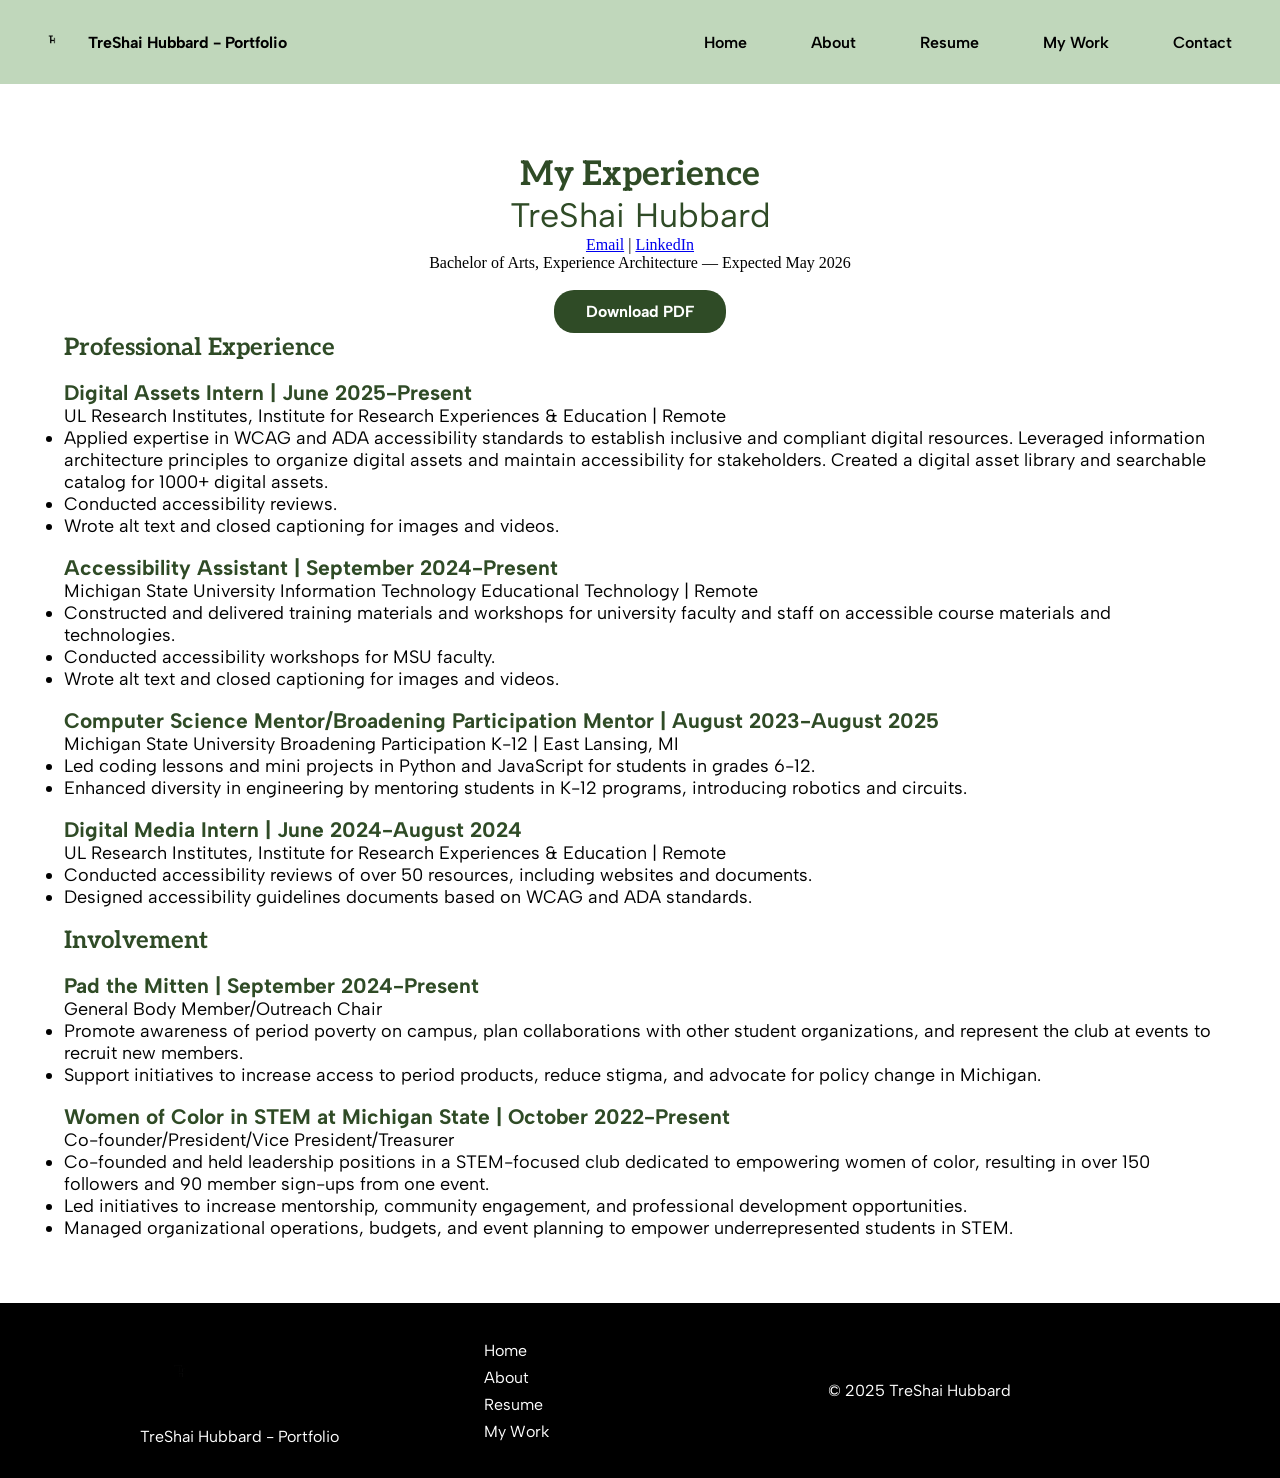
<file: resume-cv.html>
<!DOCTYPE html>
<html lang="en">
<head>
    <meta charset="UTF-8">
    <meta name="viewport" content="width=device-width, initial-scale=1.0">
    <title>TreShai Hubbard: UX Student</title>
    <link rel="stylesheet" href="resume.css">
    <link href="https://fonts.googleapis.com/css2?family=Albert+Sans:ital,wght@0,100..900;1,100..900&family=Aleo:ital,wght@0,100..900;1,100..900&display=swap" rel="stylesheet">
    <link rel="apple-touch-icon" sizes="180x180" href="/apple-touch-icon.png">
    <link rel="icon" type="image/png" sizes="32x32" href="/favicon-32x32.png">
    <link rel="icon" type="image/png" sizes="16x16" href="/favicon-16x16.png">
    <link rel="manifest" href="/site.webmanifest">
</head>
<body>
    <header>
        <nav class ="nav">
            <div class="logo-section">
                <img src="TH logo.png" alt="TreShai Hubbard Logo" class="logo" />
                <span class="website-name">TreShai Hubbard - Portfolio</span>
            </div>
            <ul class = "nav-ul">
                <li class = "active"><a href="index.html">Home</a></li>
                <li><a href="about.html">About</a></li>
                <li><a href="resume-cv.html">Resume</a></li>
                <li><a href="my-work.html">My Work</a></li>
                <li><a href = contact.html>Contact</a></li>
            </ul>
        </nav>
    </header>

    <main class="content" style="padding: 4rem;">
        <h1 class="my-ex" style = "font-size: 34px; font-family: Aleo; color:#2f4b26ff ;">My Experience</h1>

        <p class="name" style = "font-size: 34px; font-family: Albert Sans; color:#2f4b26ff ">TreShai Hubbard</p>
        <p class="contact">
            <a href="contact.html">Email</a> |
            <a href="https://www.linkedin.com/in/treshai-hubbard/">LinkedIn</a>
        </p>
        <p>Bachelor of Arts, Experience Architecture — Expected May 2026</p><br>
        <a href="website_resume.pdf" class="download-button">Download PDF</a>
       

        <h2 class="prof" style = "font-size: 24px; font-family: Aleo; color:#2f4b26ff; font-weight: bold; text-align: left;">Professional Experience</h2><br>

        <section class="experience" style="text-align: left; font-family: Albert Sans; list-style: square; font-size: 18px;">
            <h3 style="color:#2f4b26ff">Digital Assets Intern | June 2025-Present</h3>
            <p>UL Research Institutes, Institute for Research Experiences & Education | Remote</p>
            <ul>
                <li>Applied expertise in WCAG and ADA accessibility standards to establish inclusive and compliant digital resources. Leveraged information architecture principles to organize digital assets and maintain accessibility for stakeholders. Created a digital asset library and searchable catalog for 1000+ digital assets.</li>
                <li>Conducted accessibility reviews.</li>
                <li>Wrote alt text and closed captioning for images and videos.</li>
            </ul>
        </section><br>

        <section class="experience" style="text-align: left; font-family: Albert Sans; list-style:circle; font-size: 18px;">
            <h3 style="color:#2f4b26ff">Accessibility Assistant | September 2024-Present</h3>
            <p>Michigan State University Information Technology Educational Technology | Remote</p>
            <ul>
                <li>Constructed and delivered training materials and workshops for university faculty and staff on accessible course materials and technologies.</li>
                <li>Conducted accessibility workshops for MSU faculty.</li>
                <li>Wrote alt text and closed captioning for images and videos.</li>
            </ul>
        </section><br>

        <section class="experience" style="text-align: left; font-family: Albert Sans; list-style: square; font-size: 18px;">
            <h3 style="color:#2f4b26ff">Computer Science Mentor/Broadening Participation Mentor | August 2023-August 2025</h3>
            <p>Michigan State University Broadening Participation K-12 | East Lansing, MI</p>
            <ul>
                <li>Led coding lessons and mini projects in Python and JavaScript for students in grades 6-12.</li>
                <li>Enhanced diversity in engineering by mentoring students in K-12 programs, introducing robotics and circuits.</li>
            </ul>
        </section><br>

        <section class="experience" style="text-align: left; font-family: Albert Sans; list-style: square; font-size: 18px;">
            <h3 style="color:#2f4b26ff">Digital Media Intern | June 2024-August 2024</h3>
            <p>UL Research Institutes, Institute for Research Experiences & Education | Remote</p>
            <ul>
                <li>Conducted accessibility reviews of over 50 resources, including websites and documents.</li>
                <li>Designed accessibility guidelines documents based on WCAG and ADA standards.</li>
            </ul>
        </section><br>

        <h2 style = "font-size: 24px; font-family: Aleo; color:#2f4b26ff; font-weight: bold; text-align: left;">Involvement</h2><br>

        <section class="experience" style="text-align: left; font-family: Albert Sans; list-style: square; font-size: 18px;">
            <h3 style="color:#2f4b26ff">Pad the Mitten | September 2024-Present</h3>
            <p>General Body Member/Outreach Chair</p>
            <ul>
                <li>Promote awareness of period poverty on campus, plan collaborations with other student organizations, and represent the club at events to recruit new members.</li>
                <li>Support initiatives to increase access to period products, reduce stigma, and advocate for policy change in Michigan.</li>
            </ul>
        </section><br>

        <section class="experience" style="text-align: left; font-family: Albert Sans; list-style: square; font-size: 18px;">
            <h3 style="color:#2f4b26ff">Women of Color in STEM at Michigan State | October 2022-Present</h3>
            <p>Co-founder/President/Vice President/Treasurer</p>
            <ul>
                <li>Co-founded and held leadership positions in a STEM-focused club dedicated to empowering women of color, resulting in over 150 followers and 90 member sign-ups from one event.</li>
                <li>Led initiatives to increase mentorship, community engagement, and professional development opportunities.</li>
                <li>Managed organizational operations, budgets, and event planning to empower underrepresented students in STEM.</li>
            </ul>
        </section>
    </main>

    <footer class="footer">
        <div class="footer-container">
            <div class="footer-left">
                <img src="TH logo.png" alt="TreShai Hubbard Logo" class="footer-logo">
                <p>TreShai Hubbard - Portfolio</p>
            </div>
            <div class="footer-center">
                <ul class="footer-links">
                    <li><a href="index.html">Home</a></li>
                    <li><a href="about.html">About</a></li>
                    <li><a href="resume-cv.html">Resume</a></li>
                    <li><a href="my-work.html">My Work</a></li>
                </ul>
            </div>
            <div class="footer-right">
                <div class="social-icons">
                    <a href="https://www.linkedin.com/in/treshai-hubbard/" target="_blank"><i class="fab fa-linkedin"></i></a>
                    <a href="mailto:hubba209@msu.edu"><i class="fas fa-envelope"></i></a>
                </div>
                <p>© 2025 TreShai Hubbard</p>

            </div>
        </div>
    </footer>
</body>
</html>
</file>
<file: home.css>
@import url('https://fonts.googleapis.com/css2?family=Albert+Sans:ital,wght@0,100..900;1,100..900&family=Aleo:ital,wght@0,100..900;1,100..900&display=swap');
* {
    margin: 0;
    padding: 0;
    box-sizing: border-box;
}

.logo-section {
    display: flex;
    align-items: center;
    gap: 1rem;
  }
  
  .logo {
    height: 52px;
  }
  .website-name{
    font-weight: bold;
    color: black;
    font-size: 1rem;
  }
.nav{
    display: flex;
    justify-content: space-between;
    align-items: center;
    font-family: 'Albert Sans', sans-serif;
    background-color: #c0d7bbff;
    padding: 1rem 2rem;
    flex-wrap: wrap;
    position: fixed; /* Make navbar fixed at the top */
    top: 0;
    left: 0;
    width: 100%;
    z-index: 1000; /* Ensure navbar stays on top */
}
.nav-ul{
    list-style: none;
    display: flex;
    gap: 2rem;
    margin: 0;
    padding: 0;   
}
.nav-ul a{
    text-decoration: none;
    color: black;
    font-weight: 600;
    padding: 0.5rem 1rem;
    border-radius: 6px;
    transition: background-color 0.3s ease;
}
.nav-ul a:hover{
    background-color: rgb(100, 141, 124);
    color: white; /* Optional: makes text easier to read */
}
.body {
    margin: 0;
    font-family: "Albert Sans", sans-serif;
    background-color: #F0F4F0;
}
.headshot h2 {
    font-family: "Aleo", serif;
    font-size: 48px;
    font-weight: 300;
}
.headshot {
    padding: 8rem 2rem;
    max-width: 1000px;
    margin: 0 auto;
  }
  
  .headshot-block {
    display: flex;
    align-items: center;
    gap: 2rem;
    margin-bottom: 3rem;
    flex-wrap: wrap;
  }
  .short-info {
    max-width: 500px;
  }
  .about-button {
    background-color: #85bda6ff;
    color: black;
    font-family: 'Albert Sans', sans-serif;
    padding: 0.75rem 2rem;
    border: none;
    border-radius: 20px;
    text-decoration: none;
    font-weight: bold;
    display: inline-block;
    transition: background-color 0.3s ease;
  }
  
  .about-button:hover {
    background-color: rgb(100, 141, 124);
    color: white;
  }
  .footer {
    background-color: black;
    color: #FFFFFF;
    padding: 2rem 1rem;
    font-family: 'Albert Sans', sans-serif;
  }
  
  .footer-container {
    max-width: 1000px;
    margin: 0 auto;
    display: flex;
    justify-content: space-between;
    flex-wrap: wrap;
    gap: 2rem;
    align-items: center;
  }
  
  .footer-left,
  .footer-center,
  .footer-right {
    
    flex: 1;
    min-width: 200px;
  }
  
  .footer-logo {
    width: 80px;
    height: 80px;
    object-fit: contain;
    margin-bottom: 0.5rem;
  }
  
  .footer-links {
    list-style: none;
    padding: 0;
    display: flex;
    flex-direction: column;
    gap: 0.5rem;
  }
  
  .footer-links a {
    color: #FFFFFF;
    text-decoration: none;
    transition: color 0.2s ease;
  }
  
  .footer-links a:hover {
    color: #c0d7bbff;
  }
  
  .footer-right a {
    color: #c0d7bbff;
    text-decoration: none;
  }
  
  .footer-right a:hover {
    text-decoration: underline;
  }
</file>
<file: about.css>
@import url('https://fonts.googleapis.com/css2?family=Albert+Sans:ital,wght@0,100..900;1,100..900&family=Aleo:ital,wght@0,100..900;1,100..900&display=swap');

* {
  margin: 0;
  padding: 0;
  box-sizing: border-box;
}

body {
  background-color: #F0F4F0;
  font-family: 'Albert Sans', sans-serif;
}

/* NAVBAR */
.logo-section {
  display: flex;
  align-items: center;
  gap: 1rem;
}

.logo { height: 52px; }

.website-name {
  font-weight: bold;
  color: black;
  font-size: 1rem;
}

.nav {
  display: flex;
  justify-content: space-between;
  align-items: center;
  background-color: #c0d7bbff;
  padding: 1rem 2rem;
  flex-wrap: wrap;
  position: fixed;
  top: 0;
  left: 0;
  width: 100%;
  z-index: 1000;
}

.nav-ul {
  list-style: none;
  display: flex;
  gap: 2rem;
}

.nav-ul a {
  text-decoration: none;
  color: black;
  font-weight: 600;
  padding: 0.5rem 1rem;
  border-radius: 6px;
  transition: background-color 0.3s ease;
}

.nav-ul a:hover {
  background-color: rgb(100, 141, 124);
  color: white;
}

/* LAYOUT FOR ABOUT PAGE */
/* About page layout */
.about-layout {
  display: flex;
  gap: 40px;
  align-items: stretch;  /* makes both columns same height */
  margin-top: 100px; /* pushes layout below navbar */
}

/* Left column: text sections */
.left-column {
  flex: 2;               /* takes more width */
  display: flex;
  flex-direction: column;
  gap: 2rem;
  margin-left: 2rem;
}

/* Right column: slideshow */
.right-column {
  flex: 1;               /* slideshow takes less width */
  display: flex;
  justify-content: center;
  align-items: stretch;  /* stretch slideshow to match left column height */
}

/* Slideshow container */
.slideshow-container {
  width: 100%;
  height: 100%;          /* stretch to fill right column */
  position: relative;
}

/* Images fill the slideshow without distortion */
.slideshow-container img {
  width: 100%;
  height: 100%;
  object-fit: cover;
  border-radius: 12px;
}

/* Sections styling */
.why-ux h2, .free-time h2 {
  font-family: "Aleo", serif;
  font-size: 48px;
  font-weight: 300;
}

.short-info p {
  font-family: 'Albert Sans', sans-serif;
  margin-bottom: 1rem;
}

/* SLIDESHOW */
.slideshow-container {
  position: relative;
  width: 100%;
  max-width: 450px;
}

.mySlides { display: none; }

.prev, .next {
  cursor: pointer;
  position: absolute;
  top: 50%;
  width: auto;
  margin-top: -22px;
  padding: 16px;
  color: white;
  font-weight: bold;
  font-size: 18px;
  transition: 0.6s ease;
  border-radius: 0 3px 3px 0;
  user-select: none;
  z-index: 20;
}

.next { right: 0; border-radius: 3px 0 0 3px; }

.prev:hover, .next:hover { background-color: rgba(0,0,0,0.8); }

.text {
  color: #f2f2f2;
  font-size: 15px;
  padding: 8px 12px;
  position: absolute;
  bottom: 8px;
  width: 100%;
  text-align: center;
}

.numbertext {
  color: #f2f2f2;
  font-size: 12px;
  padding: 8px 12px;
  position: absolute;
  top: 0;
}

.dot {
  cursor: pointer;
  height: 15px;
  width: 15px;
  margin: 0 2px;
  background-color: #bbb;
  border-radius: 50%;
  display: inline-block;
  transition: background-color 0.6s ease;
}

.active, .dot:hover { background-color: #717171; }

/* Fading animation */
.fade {
  animation-name: fade;
  animation-duration: 1.0s;
}

@keyframes fade {
  from {opacity: .4}
  to {opacity: 1}
}

/* FOOTER */
.footer {
  background-color: black;
  color: #FFFFFF;
  padding: 2rem 1rem;
}

.footer-container {
  max-width: 1000px;
  margin: 0 auto;
  display: flex;
  justify-content: space-between;
  flex-wrap: wrap;
  gap: 2rem;
  align-items: center;
}

.footer-left, .footer-center, .footer-right { flex: 1; min-width: 200px; }

.footer-logo { width: 80px; height: 80px; object-fit: contain; margin-bottom: 0.5rem; }

.footer-links { list-style: none; padding: 0; display: flex; flex-direction: column; gap: 0.5rem; }

.footer-links a { color: #FFFFFF; text-decoration: none; transition: color 0.2s ease; }
.footer-links a:hover { color: #c0d7bbff; }

.footer-right a { color: #c0d7bbff; text-decoration: none; }
.footer-right a:hover { text-decoration: underline; }

/* RESPONSIVE */
@media (max-width: 900px) {
  .about-layout { flex-direction: column; }
  .right-column { width: 100%; margin-top: 2rem; }
  .slideshow-container { max-width: 100%; }
}
</file>
<file: contact.css>
@import url('https://fonts.googleapis.com/css2?family=Albert+Sans:ital,wght@0,100..900;1,100..900&family=Aleo:ital,wght@0,100..900;1,100..900&display=swap');
* {
    margin: 0;
    padding: 0;
    box-sizing: border-box;
}
.body {
    margin: 0;
    font-family: "Albert Sans", sans-serif;
    background-color: #F0F4F0;
    padding-top: 120px;
}
.logo-section {
    display: flex;
    align-items: center;
    gap: 1rem;
  }
  
  .logo {
    height: 52px;
  }
  .website-name{
    font-weight: bold;
    color: black;
    font-size: 1rem;
  }
.nav{
    display: flex;
    justify-content: space-between;
    align-items: center;
    font-family: 'Albert Sans', sans-serif;
    background-color: #c0d7bbff;
    padding: 1rem 2rem;
    flex-wrap: wrap;
    position: fixed; /* Make navbar fixed at the top */
    top: 0;
    left: 0;
    width: 100%;
    z-index: 1000; /* Ensure navbar stays on top */
}
.nav-ul{
    list-style: none;
    display: flex;
    gap: 2rem;
    margin: 0;
    padding: 0;   
}
.nav-ul a{
    text-decoration: none;
    color: black;
    font-weight: 600;
    padding: 0.5rem 1rem;
    border-radius: 6px;
    transition: background-color 0.3s ease;
}
.nav-ul a:hover{
    background-color: rgb(100, 141, 124);
    color: white; /* Optional: makes text easier to read */
}
h2{
    text-align: center;
    font-family: "Aleo", serif;
    font-size: 40px;
    font-weight: 300;
    margin-top: 2rem;
    margin-bottom: 1rem;
}

form {
    max-width: 600px;
    margin: 2rem auto;
    padding: 2rem;
    background: white;
    border-radius: 12px;
    box-shadow: 0 4px 10px rgba(0,0,0,0.1);
    display: flex;
    flex-direction: column;
    gap: 1.2rem;
}

/* Hover + focus states */
form input:focus,
form textarea:focus {
    border-color: #648d7c;
    outline: none;

}

/* Textarea size */
form textarea {
    min-height: 150px;
    resize: vertical;
}

/* ---- SUBMIT BUTTON ---- */
form button {
    padding: 0.9rem 1rem;
    background: #648d7c; /* your navbar accent */
    color: white;
    font-size: 1rem;
    font-weight: 600;
    border: none;
    border-radius: 8px;
    cursor: pointer;
    transition: background 0.3s ease;
}

form button:hover {
    background: #4f6f61;
}

form label {
    font-size: 1rem;
    font-weight: 600;
    color: #333;
    font-family: "Albert Sans", sans-serif;
    margin-bottom: -0.5rem; /* pulls label closer to input */
}
@keyframes scroll-up {
    0%   { transform: translateY(0); }
    100% { transform: translateY(-50%); }
  }  
  .footer {
    background-color: black;
    color: #FFFFFF;
    padding: 2rem 1rem;
    font-family: 'Albert Sans', sans-serif;
  }
  
  .footer-container {
    max-width: 1000px;
    margin: 0 auto;
    display: flex;
    justify-content: space-between;
    flex-wrap: wrap;
    gap: 2rem;
    align-items: center;
  }
  
  .footer-left,
  .footer-center,
  .footer-right {
    
    flex: 1;
    min-width: 200px;
  }
  
  .footer-logo {
    width: 80px;
    height: 80px;
    object-fit: contain;
    margin-bottom: 0.5rem;
  }
  
  .footer-links {
    list-style: none;
    padding: 0;
    display: flex;
    flex-direction: column;
    gap: 0.5rem;
  }
  
  .footer-links a {
    color: #FFFFFF;
    text-decoration: none;
    transition: color 0.2s ease;
  }
  
  .footer-links a:hover {
    color: #c0d7bbff;
  }
  
  .footer-right a {
    color: #c0d7bbff;
    text-decoration: none;
  }
  
  .footer-right a:hover {
    text-decoration: underline;
  }
</file>
<file: work.css>
/* ----------------- NAV BAR ----------------- */
@import url('https://fonts.googleapis.com/css2?family=Albert+Sans:ital,wght@0,100..900;1,100..900&family=Aleo:ital,wght@0,100..900;1,100..900&display=swap');

* {
  margin: 0;
  padding: 0;
  box-sizing: border-box;
}

.body {
  background-color: #F0F4F0;
}

.logo-section {
  display: flex;
  align-items: center;
  gap: 1rem;
}

.logo {
  height: 52px;
}

.website-name {
  font-weight: bold;
  color: black;
  font-size: 1rem;
}

.nav {
  display: flex;
  justify-content: space-between;
  align-items: center;
  font-family: 'Albert Sans', sans-serif;
  background-color: #c0d7bbff;
  padding: 1rem 2rem;
  flex-wrap: wrap;
  position: fixed;
  top: 0;
  left: 0;
  width: 100%;
  z-index: 1000;
}

.nav-ul {
  list-style: none;
  display: flex;
  gap: 2rem;
  margin: 0;
  padding: 0;
}

.nav-ul a {
  text-decoration: none;
  color: black;
  font-weight: 600;
  padding: 0.5rem 1rem;
  border-radius: 6px;
  transition: background-color 0.3s ease;
}

.nav-ul a:hover {
  background-color: rgb(100, 141, 124);
  color: white;
}

/* ----------------- FOOTER ----------------- */
.footer {
  background-color: black;
  color: #FFFFFF;
  padding: 2rem 1rem;
  font-family: 'Albert Sans', sans-serif;
}

.footer-container {
  max-width: 1000px;
  margin: 0 auto;
  display: flex;
  justify-content: space-between;
  flex-wrap: wrap;
  gap: 2rem;
  align-items: center;
}

.footer-left,
.footer-center,
.footer-right {
  flex: 1;
  min-width: 200px;
}

.footer-logo {
  width: 80px;
  height: 80px;
  object-fit: contain;
  margin-bottom: 0.5rem;
}

.footer-links {
  list-style: none;
  padding: 0;
  display: flex;
  flex-direction: column;
  gap: 0.5rem;
}

.footer-links a {
  color: #FFFFFF;
  text-decoration: none;
  transition: color 0.2s ease;
}

.footer-links a:hover {
  color: #c0d7bbff;
}

.footer-right a {
  color: #c0d7bbff;
  text-decoration: none;
}

.footer-right a:hover {
  text-decoration: underline;
}

/* ----------------- MY WORK PAGE ----------------- */
/* Add class="work-page" to <body> on your My Work page */

.work-page {
    background-color: #F0F4F0;
    font-family: 'Albert Sans', sans-serif;
    padding-top: 100px; /* extra space so cards don't overlap fixed nav */
  }
  
  /* container for the grid */
  .work-page .projects-container {
    max-width: 1100px;
    margin: 0 auto;
    padding: 24px;
  }
  
  /* header section for My Work */
  .work-page .projects-header {
    display: flex;
    justify-content: space-between;
    align-items: flex-end;
    margin-bottom: 32px;
    gap: 1rem;
  }
  
  .work-page .projects-header h1 {
    font-size: 2rem;
    font-weight: 700;
    margin-bottom: 0.25rem;
    color: #222;
  }
  
  .work-page .projects-header p {
    margin: 0;
    color: #444;
    font-size: 1rem;
  }
  
  .work-page .projects-header .small-muted {
    font-size: 0.9rem;
    color: #666;
    font-style: italic;
  }
  
  /* grid layout */
  .work-page .projects-grid {
    display: grid;
    grid-template-columns: repeat(auto-fit, minmax(280px, 1fr));
    gap: 24px;
  }
  
  /* card styling */
  .work-page .project-card {
    display: flex;
    flex-direction: column;
    justify-content: space-between;
    padding: 28px 20px;
    background: white;
    border-radius: 20px;
    text-decoration: none;
    color: black;
    font-weight: 500;
    font-size: 1.1rem;
    box-shadow: 0 4px 12px rgba(0,0,0,0.1);
    transition: transform 0.25s ease, box-shadow 0.25s ease, background-color 0.25s ease;
  }
  
  .work-page .project-card:hover {
    transform: translateY(-6px);
    box-shadow: 0 6px 18px rgba(0,0,0,0.15);
    background-color: #e7efe7;
  }
  
  .work-page .project-title {
    font-size: 1.25rem;
    font-weight: 600;
    margin-bottom: 0.5rem;
    color: #222;
  }
  
  .work-page .project-tag {
    display: inline-block;
    margin-left: 8px;
    font-size: 0.9rem;
    font-weight: 400;
    color: #666;
  }
  
  .work-page .project-desc {
    font-size: 0.95rem;
    color: #444;
  }
  
  .work-page .card-thumb {
    margin-top: 1rem;
    font-size: 0.9rem;
    color: #888;
    font-style: italic;
  }
 /* Ensure page takes full height */
html, body {
    height: 100%;
    margin: 0;
    display: flex;
    flex-direction: column;
  }
  
  /* Main content grows to fill space */
  main {
    flex: 1;
  }
  
  /* Footer stays at the bottom */
  footer {
    margin-top: auto;
  }
</file>
<file: resume.css>
* {
    margin: 0;
    padding: 0;
    box-sizing: border-box;
}
.body{
  background-color: #F0F4F0;
}
.logo-section {
    display: flex;
    align-items: center;
    gap: 1rem;
  }

  .logo {
    height: 52px;
  }
  .website-name{
    font-weight: bold;
    color: black;
    font-size: 1rem;
  }
.nav{
    display: flex;
    justify-content: space-between;
    align-items: center;
    font-family: 'Albert Sans', sans-serif;
    background-color: #c0d7bbff;
    padding: 1rem 2rem;
    flex-wrap: wrap;
    position: fixed; /* Make navbar fixed at the top */
    top: 0;
    left: 0;
    width: 100%;
    z-index: 1000; /* Ensure navbar stays on top */
}
.nav-ul{
    list-style: none;
    display: flex;
    gap: 2rem;
    margin: 0;
    padding: 0;   
}
.nav-ul a{
    text-decoration: none;
    color: black;
    font-weight: 600;
    padding: 0.5rem 1rem;
    border-radius: 6px;
    transition: background-color 0.3s ease;
}
.nav-ul a:hover{
    background-color: rgb(100, 141, 124);
    color: white; /* Optional: makes text easier to read */
}

.content {
    margin-top: 90px; /* adjust to nav height */
    text-align: center;
  }
  .download-button {
    background-color: #2f4b26ff;
    color: white;
    font-family: 'Albert Sans', sans-serif;
    padding: 0.75rem 2rem;
    border: none;
    border-radius: 20px;
    text-decoration: none;
    font-weight: bold;
    display: inline-block;
    transition: background-color 0.3s ease;
  }
.h1{
    font-family: "Aleo", serif;
    font-size: 34px;
    font-weight: bold; 
    color: #2f4b26ff;
}
.h2{
    font-family: "Aleo", serif;
    font-size: 20px;
    font-weight: 300;   
}
.footer {
    background-color: black;
    color: #FFFFFF;
    padding: 2rem 1rem;
    font-family: 'Albert Sans', sans-serif;
  }
  
  .footer-container {
    max-width: 1000px;
    margin: 0 auto;
    display: flex;
    justify-content: space-between;
    flex-wrap: wrap;
    gap: 2rem;
    align-items: center;
  }
  
  .footer-left,
  .footer-center,
  .footer-right {
    
    flex: 1;
    min-width: 200px;
  }
  
  .footer-logo {
    width: 80px;
    height: 80px;
    object-fit: contain;
    margin-bottom: 0.5rem;
  }
  
  .footer-links {
    list-style: none;
    padding: 0;
    display: flex;
    flex-direction: column;
    gap: 0.5rem;
  }
  
  .footer-links a {
    color: #FFFFFF;
    text-decoration: none;
    transition: color 0.2s ease;
  }
  
  .footer-links a:hover {
    color: #c0d7bbff;
  }
  
  .footer-right a {
    color: #c0d7bbff;
    text-decoration: none;
  }
  
  .footer-right a:hover {
    text-decoration: underline;
  }
</file>
